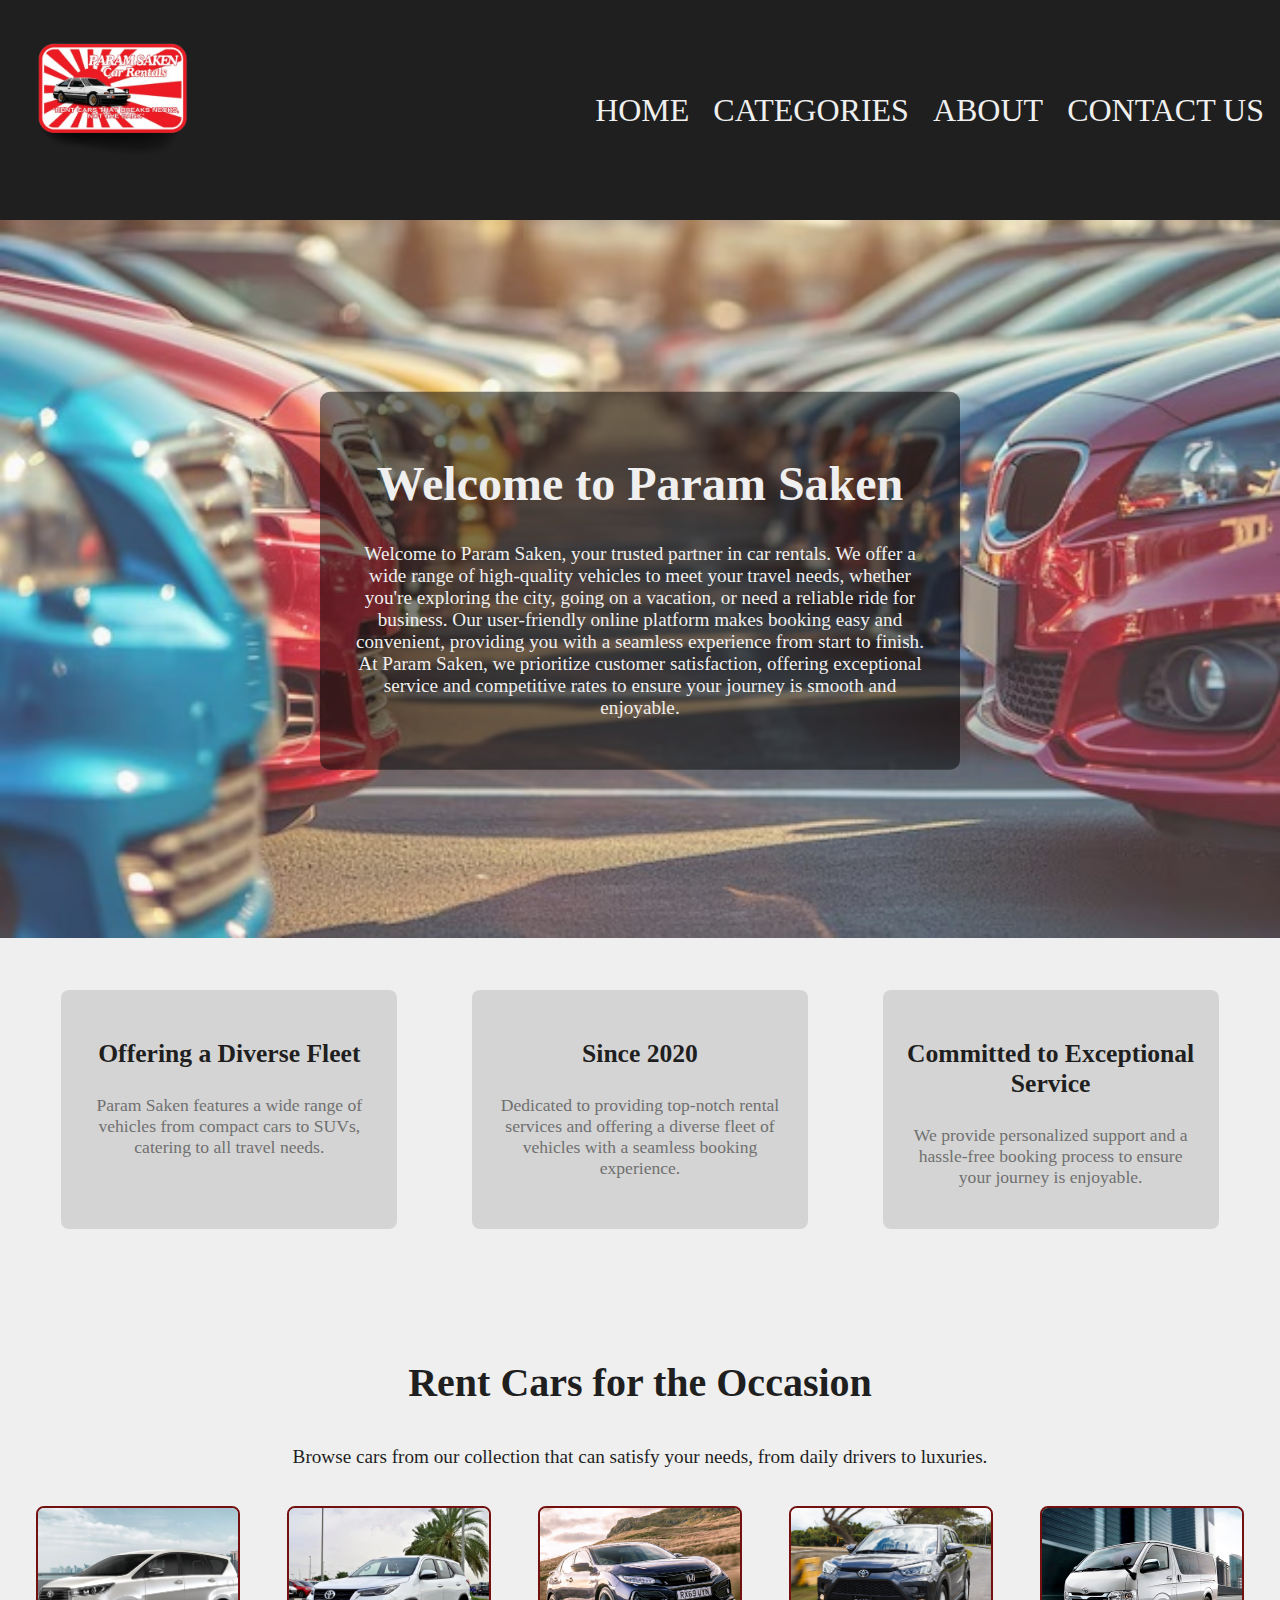
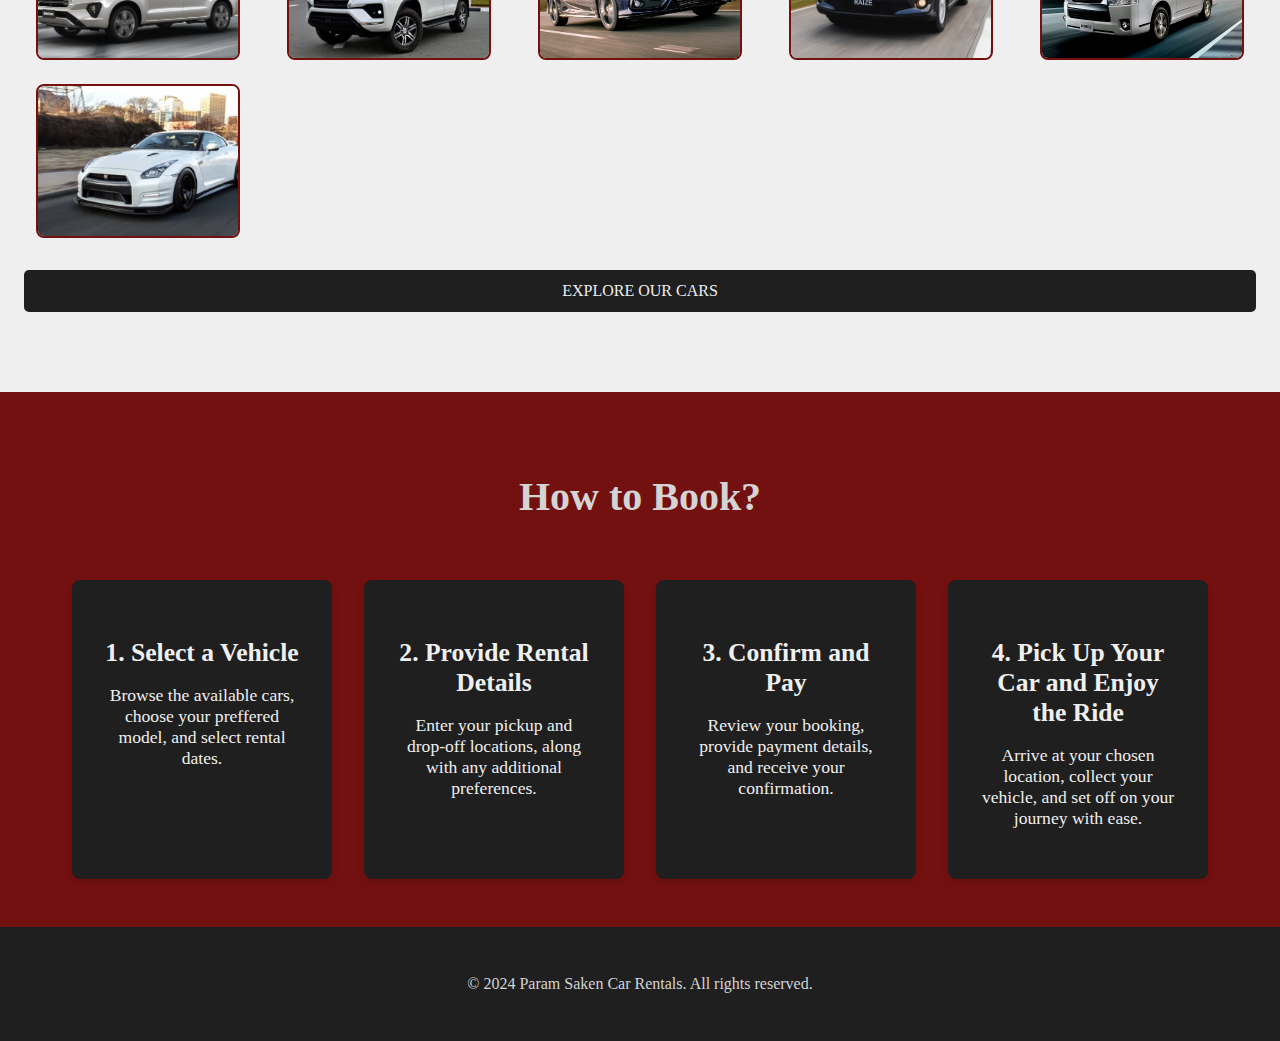
<file: ParamSaken/index.html>
<!DOCTYPE html>
<html lang="en">
<head>
    <meta charset="UTF-8">
    <meta name="viewport" content="width=device-width, initial-scale=1.0">
    <title>Param Saken - Homepage</title>
    <link rel="stylesheet" href="homepage/css/styles.css">
</head>
<main>
    <body>
        <header>
            <div class="logo">
                <a href="index.html"><img src="homepage/images/logo.png" alt="Car Rentals Logo"></a>
            </div>
            <nav>
                <ul>
                    <li><a href="index.html">HOME</a></li>
                    <li><a href="categories.html">CATEGORIES</a></li>
                    <li><a href="about.html">ABOUT</a></li>
                    <li><a href="contact.html">CONTACT US</a></li>
                </ul>
            </nav>
        </header>

        <section class="intro">
            <img src="homepage/images/parkcars.jpg" alt="Parked Cars Image">
            <div class="intro-text">
                <h1>Welcome to Param Saken</h1>
                <p>Welcome to Param Saken, your trusted partner in car rentals. We offer a wide range of high-quality vehicles to meet your travel needs, whether you're exploring the city, going on a vacation, or need a reliable ride for business. Our user-friendly online platform makes booking easy and convenient, providing you with a seamless experience from start to finish. At Param Saken, we prioritize customer satisfaction, offering exceptional service and competitive rates to ensure your journey is smooth and enjoyable.</p>
            </div>
        </section>

        <section class="features">
            <div class="feature-box">
                <h3>Offering a Diverse Fleet</h3>
                <p>Param Saken features a wide range of vehicles from compact cars to SUVs, catering to all travel needs.</p>
            </div>
            <div class="feature-box">
                <h3>Since 2020</h3>
                <p>Dedicated to providing top-notch rental services and offering a diverse fleet of vehicles with a seamless booking experience.</p>
            </div>
            <div class="feature-box">
                <h3>Committed to Exceptional Service</h3>
                <p>We provide personalized support and a hassle-free booking process to ensure your journey is enjoyable.</p>
            </div>
        </section>

        <section class="cars">
            <h2>Rent Cars for the Occasion</h2>
            <p class="car-description">Browse cars from our collection that can satisfy your needs, from daily drivers to luxuries.</p>
            <div class="car-gallery">
                <img src="homepage/images/innova.png" alt="Innova pic">
                <img src="homepage/images/fortuner.png" alt="Fortuner pic">
                <img src="homepage/images/civic.jpg" alt="Civic pic">
                <img src="homepage/images/raize.jpg" alt="Raize pic">
                <img src="homepage/images/hiace.jpg" alt="Hiace pic">
                <img src="homepage/images/GTR.jpg" alt="GTR pic">
            </div>
            <a href="categories.html" class="explore-btn">Explore Our Cars</a>
        </section>

        <section class="steps">
            <h2>How to Book?</h2>
            <div class="step-container">
                <div class="step">
                    <h3>1. Select a Vehicle</h3>
                    <p>Browse the available cars, choose your preffered model, and select rental dates.</p>
                </div>
                <div class="step">
                    <h3>2. Provide Rental Details</h3>
                    <p>Enter your pickup and drop-off locations, along with any additional preferences.</p>
                </div>
                <div class="step">
                    <h3>3. Confirm and Pay</h3>
                    <p>Review your booking, provide payment details, and receive your confirmation.</p>
                </div>
                <div class="step">
                    <h3>4. Pick Up Your Car and Enjoy the Ride</h3>
                    <p>Arrive at your chosen location, collect your vehicle, and set off on your journey with ease.</p>
                </div>
            </div>
        </section>

        <footer>
            <p>© 2024 Param Saken Car Rentals. All rights reserved.</p>
        </footer>
    </body>
</main>
</html>
</file>
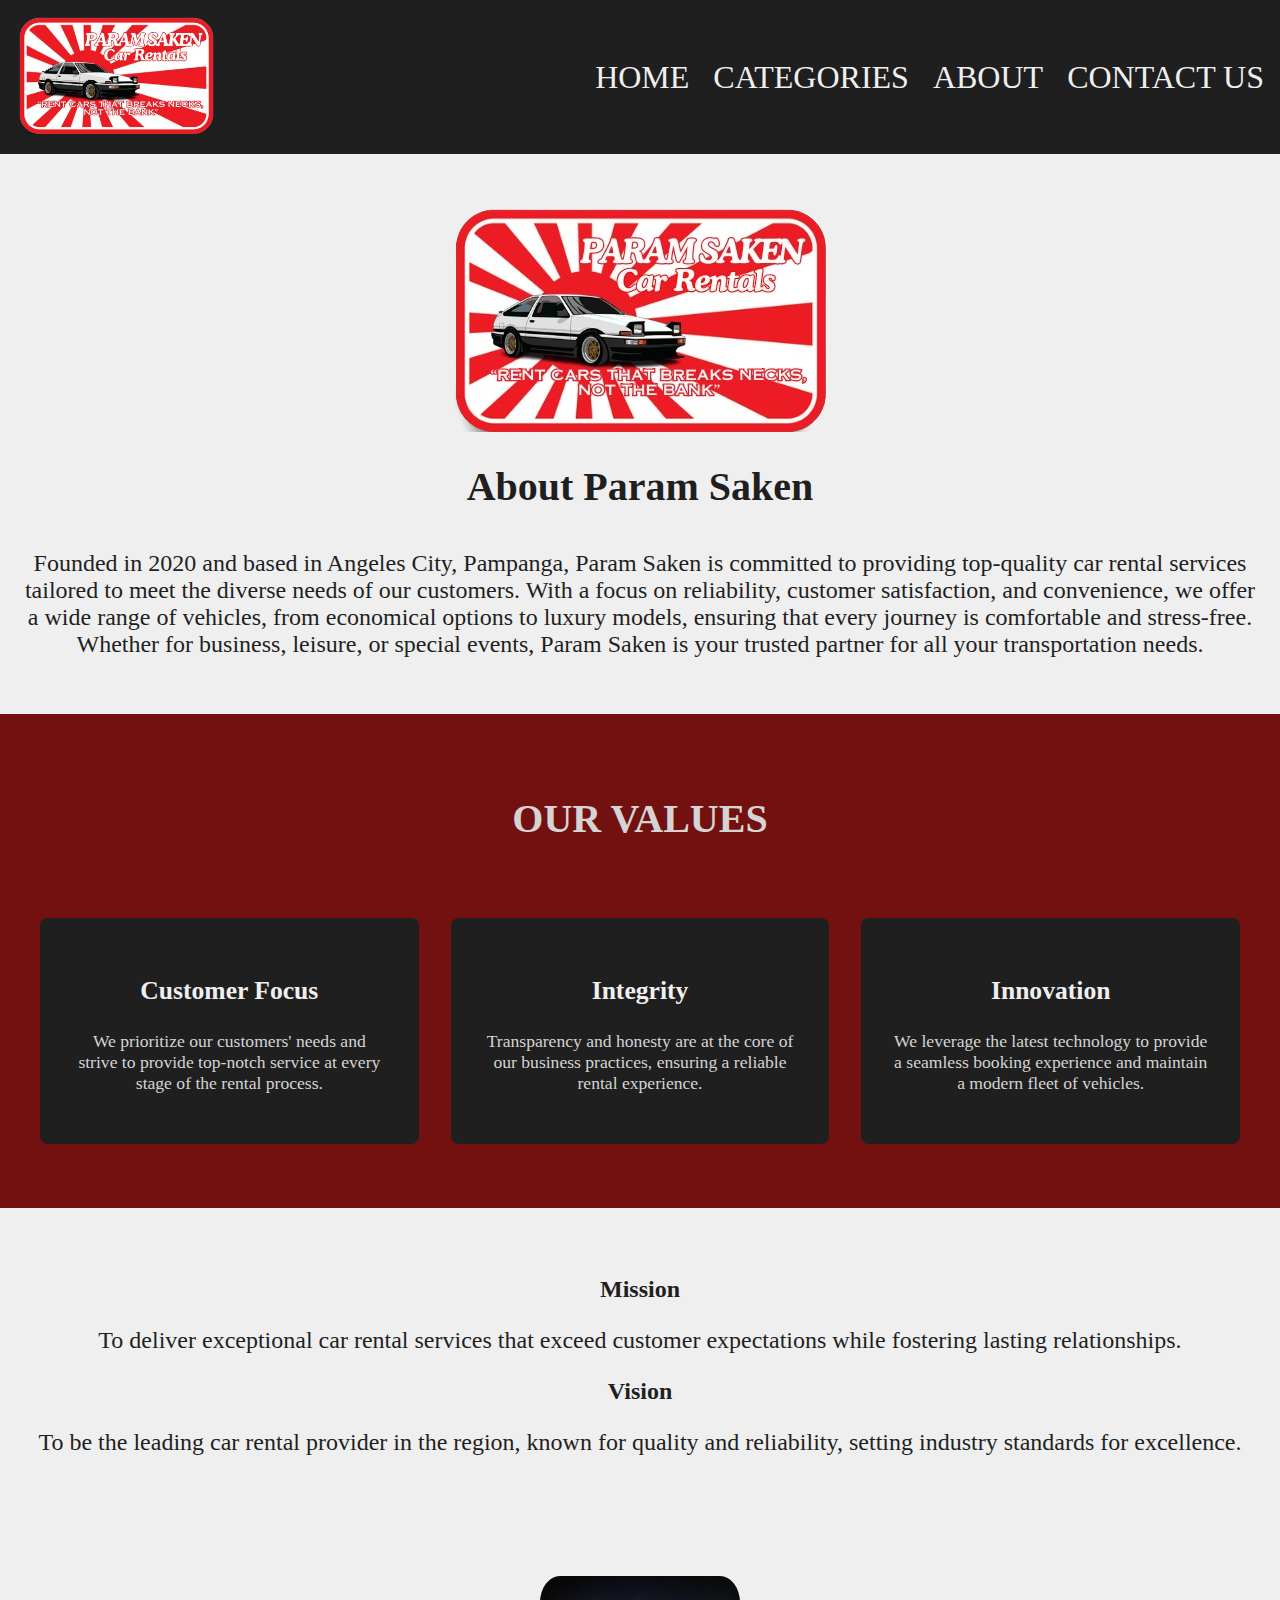
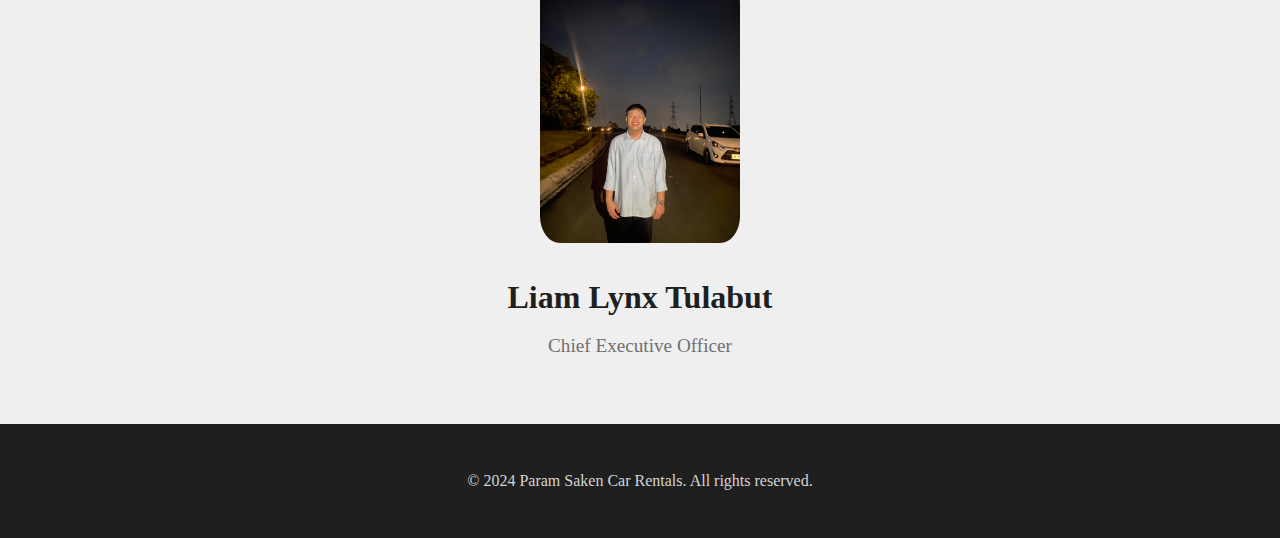
<file: ParamSaken/about.html>
<!DOCTYPE html>
<html lang="en">
<head>
    <meta charset="UTF-8">
    <meta name="viewport" content="width=device-width, initial-scale=1.0">
    <title>Param Saken - About Us</title>
    <link rel="stylesheet" href="about/css/styles.css">
</head>
<body>
    <header>
        <div class="logo">
            <a href="index.html"><img src="about/images/logo.png" alt="Car Rentals Logo"></a>
        </div>
        <nav>
            <ul>
                <li><a href="index.html">HOME</a></li>
                <li><a href="categories.html">CATEGORIES</a></li>
                <li><a href="about.html">ABOUT</a></li>
                <li><a href="contact.html">CONTACT US</a></li>
            </ul>
        </nav>
    </header>

    <main>
        <section class="about-intro">
            <div class="logo-intro">
                <img src="about/images/logo.png" alt="Logo in Introduction">
            </div>
            <h1>About Param Saken</h1>
            <p>Founded in 2020 and based in Angeles City, Pampanga, Param Saken is committed to providing top-quality car rental services tailored to meet the diverse needs of our customers. With a focus on reliability, customer satisfaction, and convenience, we offer a wide range of vehicles, from economical options to luxury models, ensuring that every journey is comfortable and stress-free. Whether for business, leisure, or special events, Param Saken is your trusted partner for all your transportation needs.</p>
        </section>

        <section class="our-values">
            <h2>OUR VALUES</h2>
            <div class="value-container">
                <div class="value-box">
                    <h3>Customer Focus</h3>
                    <p>We prioritize our customers' needs and strive to provide top-notch service at every stage of the rental process.</p>
                </div>
                <div class="value-box">
                    <h3>Integrity</h3>
                    <p>Transparency and honesty are at the core of our business practices, ensuring a reliable rental experience.</p>
                </div>
                <div class="value-box">
                    <h3>Innovation</h3>
                    <p>We leverage the latest technology to provide a seamless booking experience and maintain a modern fleet of vehicles.</p>
                </div>
            </div>
        </section>

        <section class="mission-vision">
            <h2>Mission</h2>
            <p>To deliver exceptional car rental services that exceed customer expectations while fostering lasting relationships.</p>
            <h2>Vision</h2>
            <p>To be the leading car rental provider in the region, known for quality and reliability, setting industry standards for excellence.</p>
        </section>

        <section class="ceo-section">
            <div class="ceo-container">
                <img src="about/images/founder.jpg" alt="Liam Lynx Tulabut" class="ceo-image">
                <h2 class="ceo-name">Liam Lynx Tulabut</h2>
                <p class="ceo-description">Chief Executive Officer</p>
            </div>
        </section>
    </main>

    <footer>
        <p>© 2024 Param Saken Car Rentals. All rights reserved.</p>
    </footer>
</body>
</html>
</file>
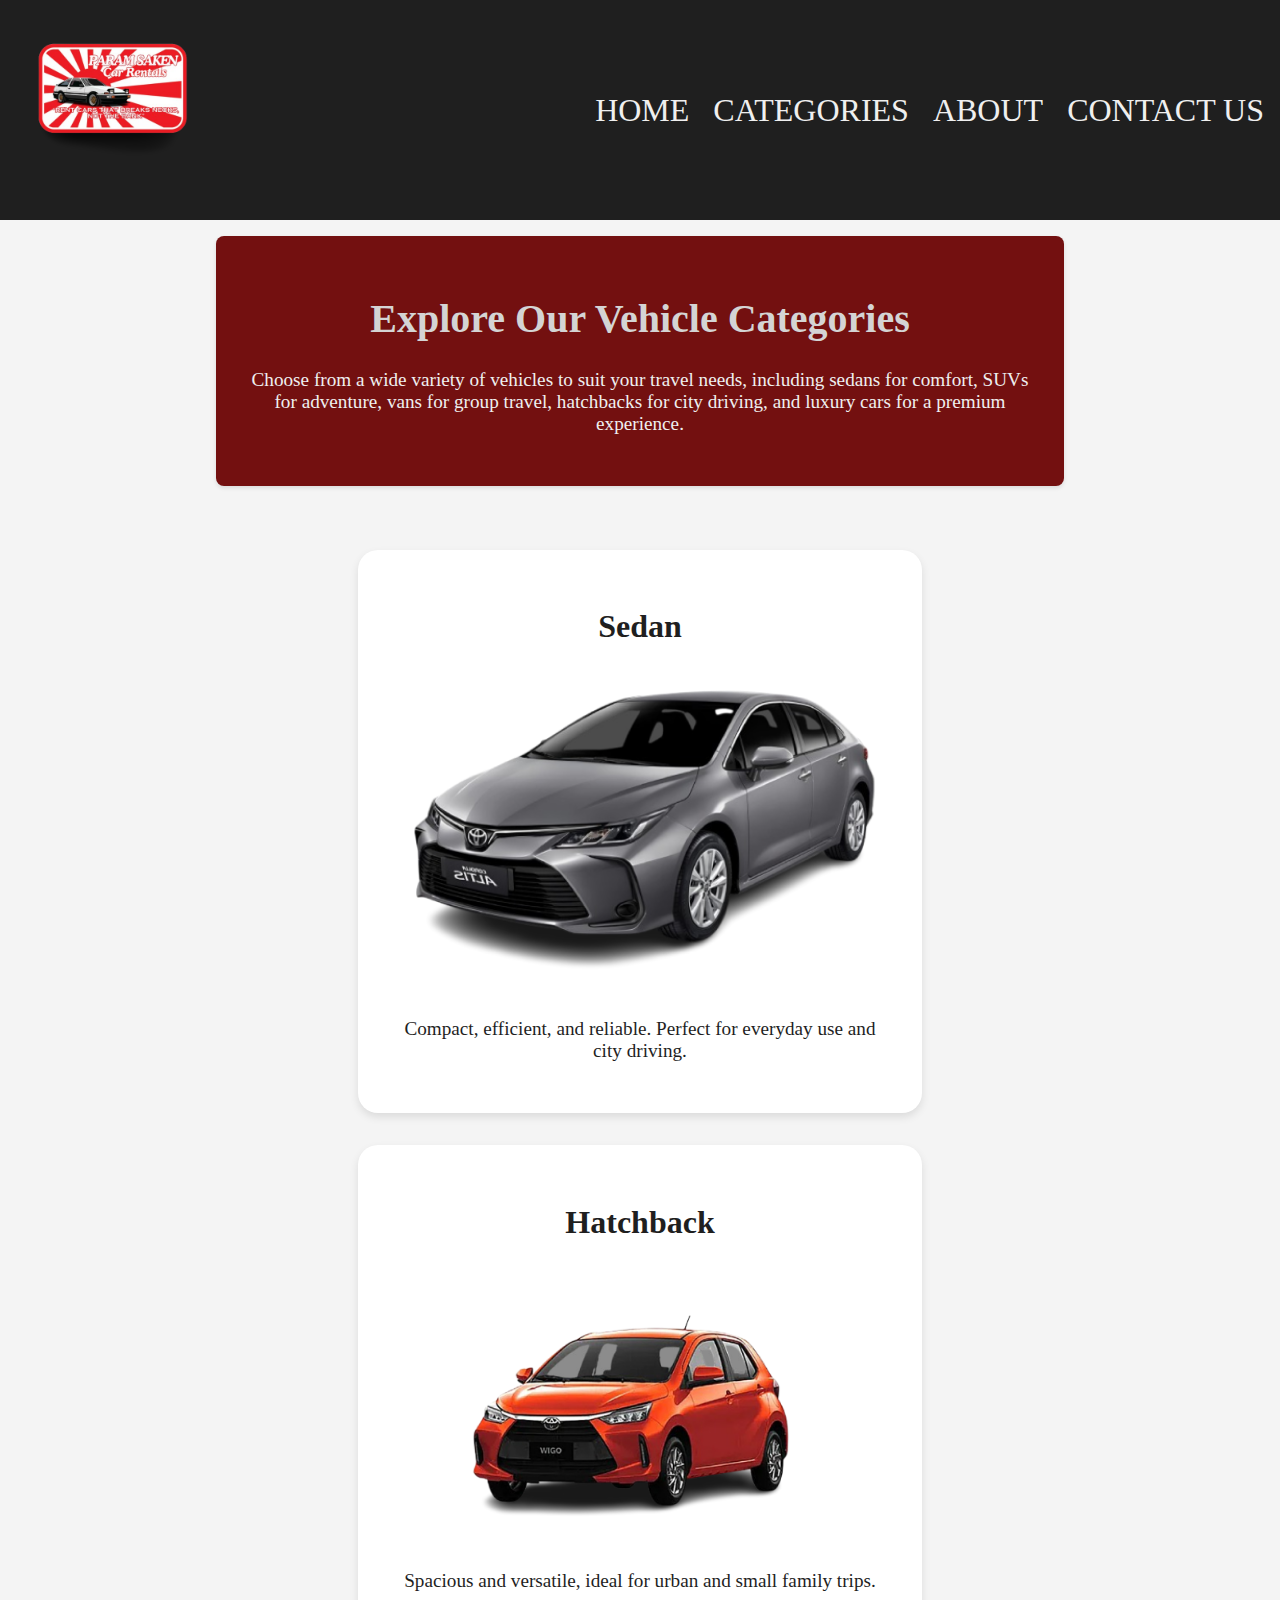
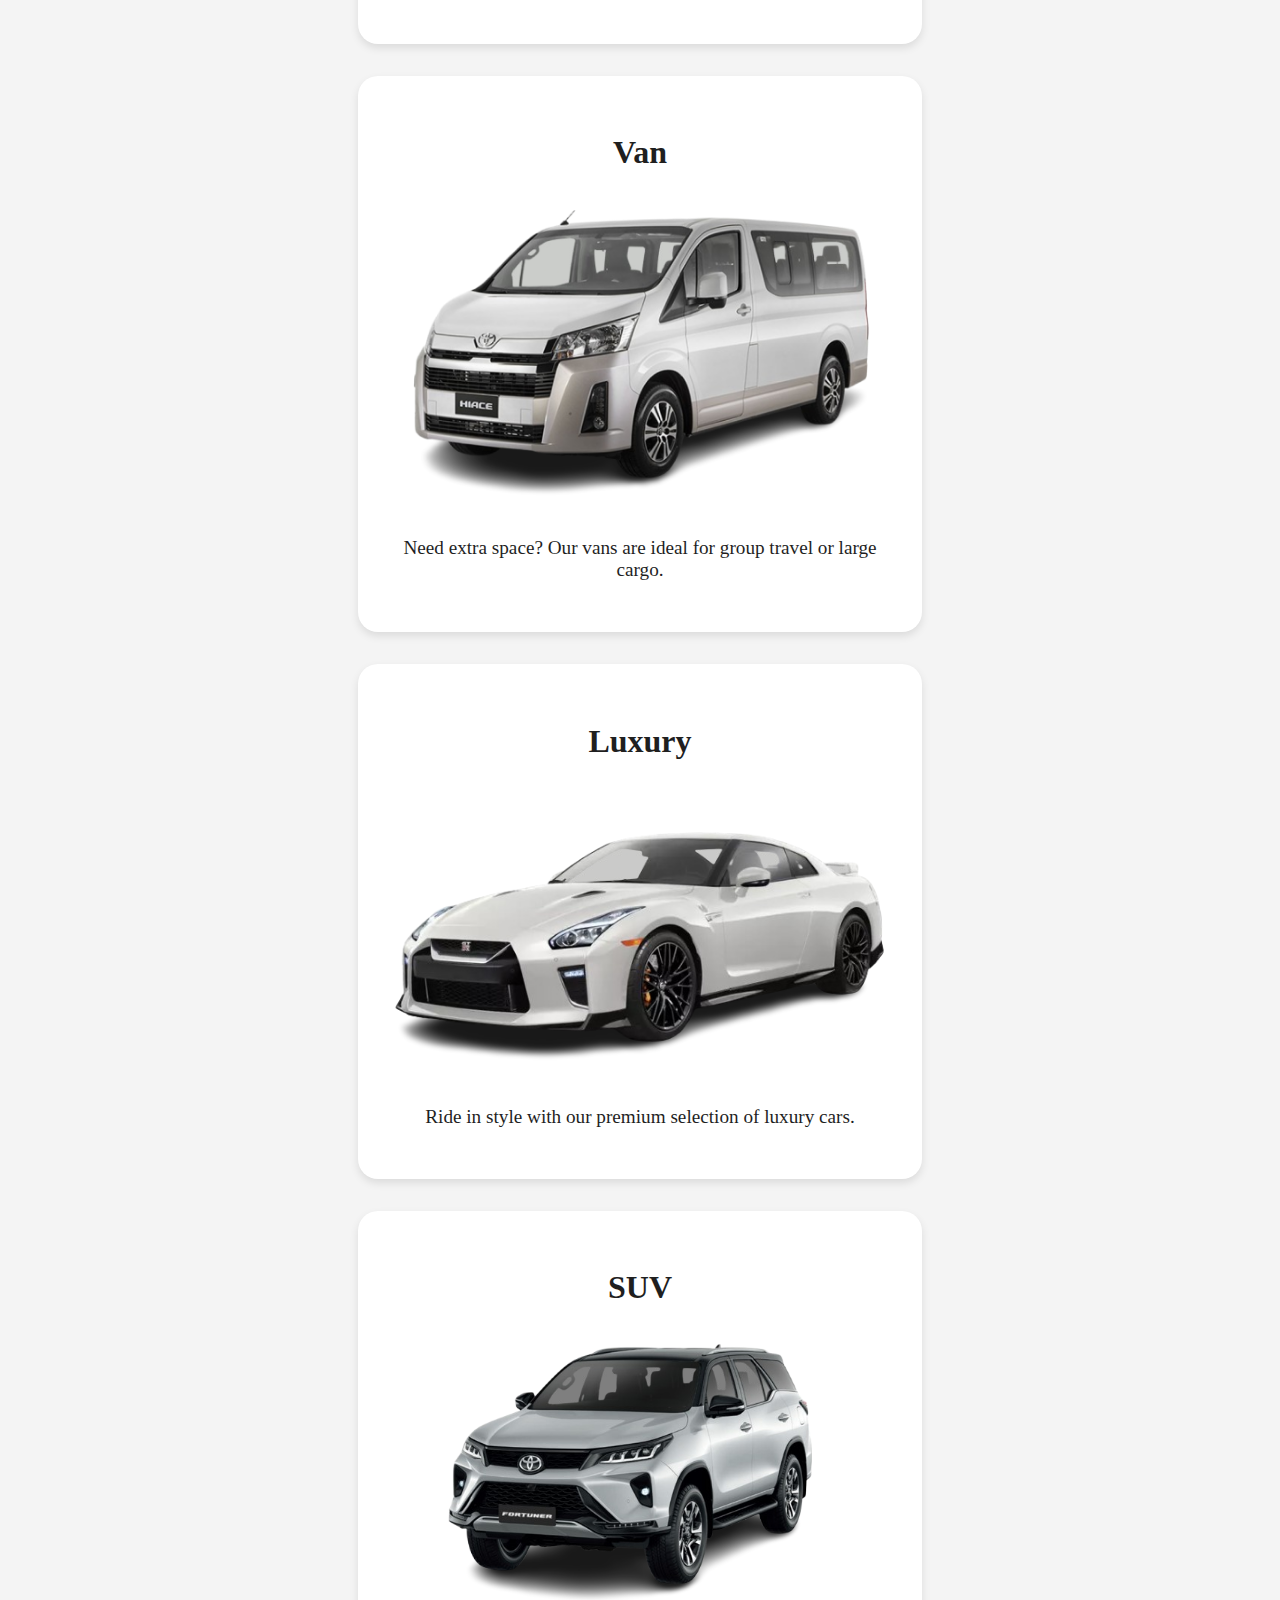
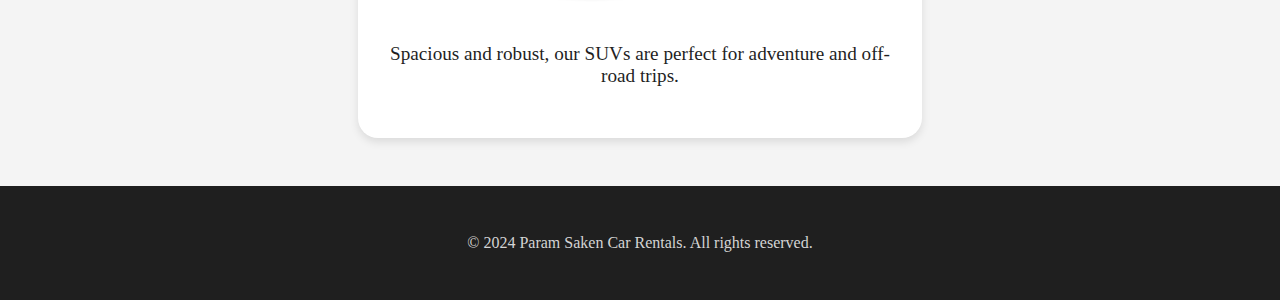
<file: ParamSaken/categories.html>
<!DOCTYPE html>
<html lang="en">
<head>
    <meta charset="UTF-8">
    <meta name="viewport" content="width=device-width, initial-scale=1.0">
    <title>Categories - Param Saken Car Rentals</title>
    <link rel="stylesheet" href="categories/css/styles.css">
</head>
<body>
    <header>
        <div class="logo">
            <a href="index.html"><img src="homepage/images/logo.png" alt="Car Rentals Logo"></a>
        </div>
        <nav>
            <ul>
                <li><a href="index.html">HOME</a></li>
                <li><a href="categories.html">CATEGORIES</a></li>
                <li><a href="about.html">ABOUT</a></li>
                <li><a href="contact.html">CONTACT US</a></li>
            </ul>
        </nav>
    </header>

    <main>
        <section class="category-intro">
            <h1>Explore Our Vehicle Categories</h1>
            <p>Choose from a wide variety of vehicles to suit your travel needs, including sedans for comfort, SUVs for adventure, vans for group travel, hatchbacks for city driving, and luxury cars for a premium experience.</p>
        </section>

        <section class="categories">
            <div class="category sedan">
                <h2>Sedan</h2>
                <a href="sedan.html"><img src="categories/images/sedan.png" alt="Sedan picture"></a>
                <p>Compact, efficient, and reliable. Perfect for everyday use and city driving.</p>
            </div>
            <div class="category hatchback">
                <h2>Hatchback</h2>
                <a href="hatchback.html"><img src="categories/images/hatchback.png" alt="Hatchback picture"></a>
                <p>Spacious and versatile, ideal for urban and small family trips.</p>
            </div>
            <div class="category van">
                <h2>Van</h2>
                <a href="van.html"><img src="categories/images/van.png" alt="Van picture"></a>
                <p>Need extra space? Our vans are ideal for group travel or large cargo.</p>
            </div>
            <div class="category luxury">
                <h2>Luxury</h2>
                <a href="luxury.html"><img src="categories/images/luxury.png" alt="Luxury picture"></a>
                <p>Ride in style with our premium selection of luxury cars.</p>
            </div>
            <div class="category suv">
                <h2>SUV</h2>
                <a href="suv.html"><img src="categories/images/suv.png" alt="SUV picture"></a>
                <p>Spacious and robust, our SUVs are perfect for adventure and off-road trips.</p>
            </div>
        </section>
    </main>

    <footer>
        <p>© 2024 Param Saken Car Rentals. All rights reserved.</p>
    </footer>
</body>
</html>
</file>
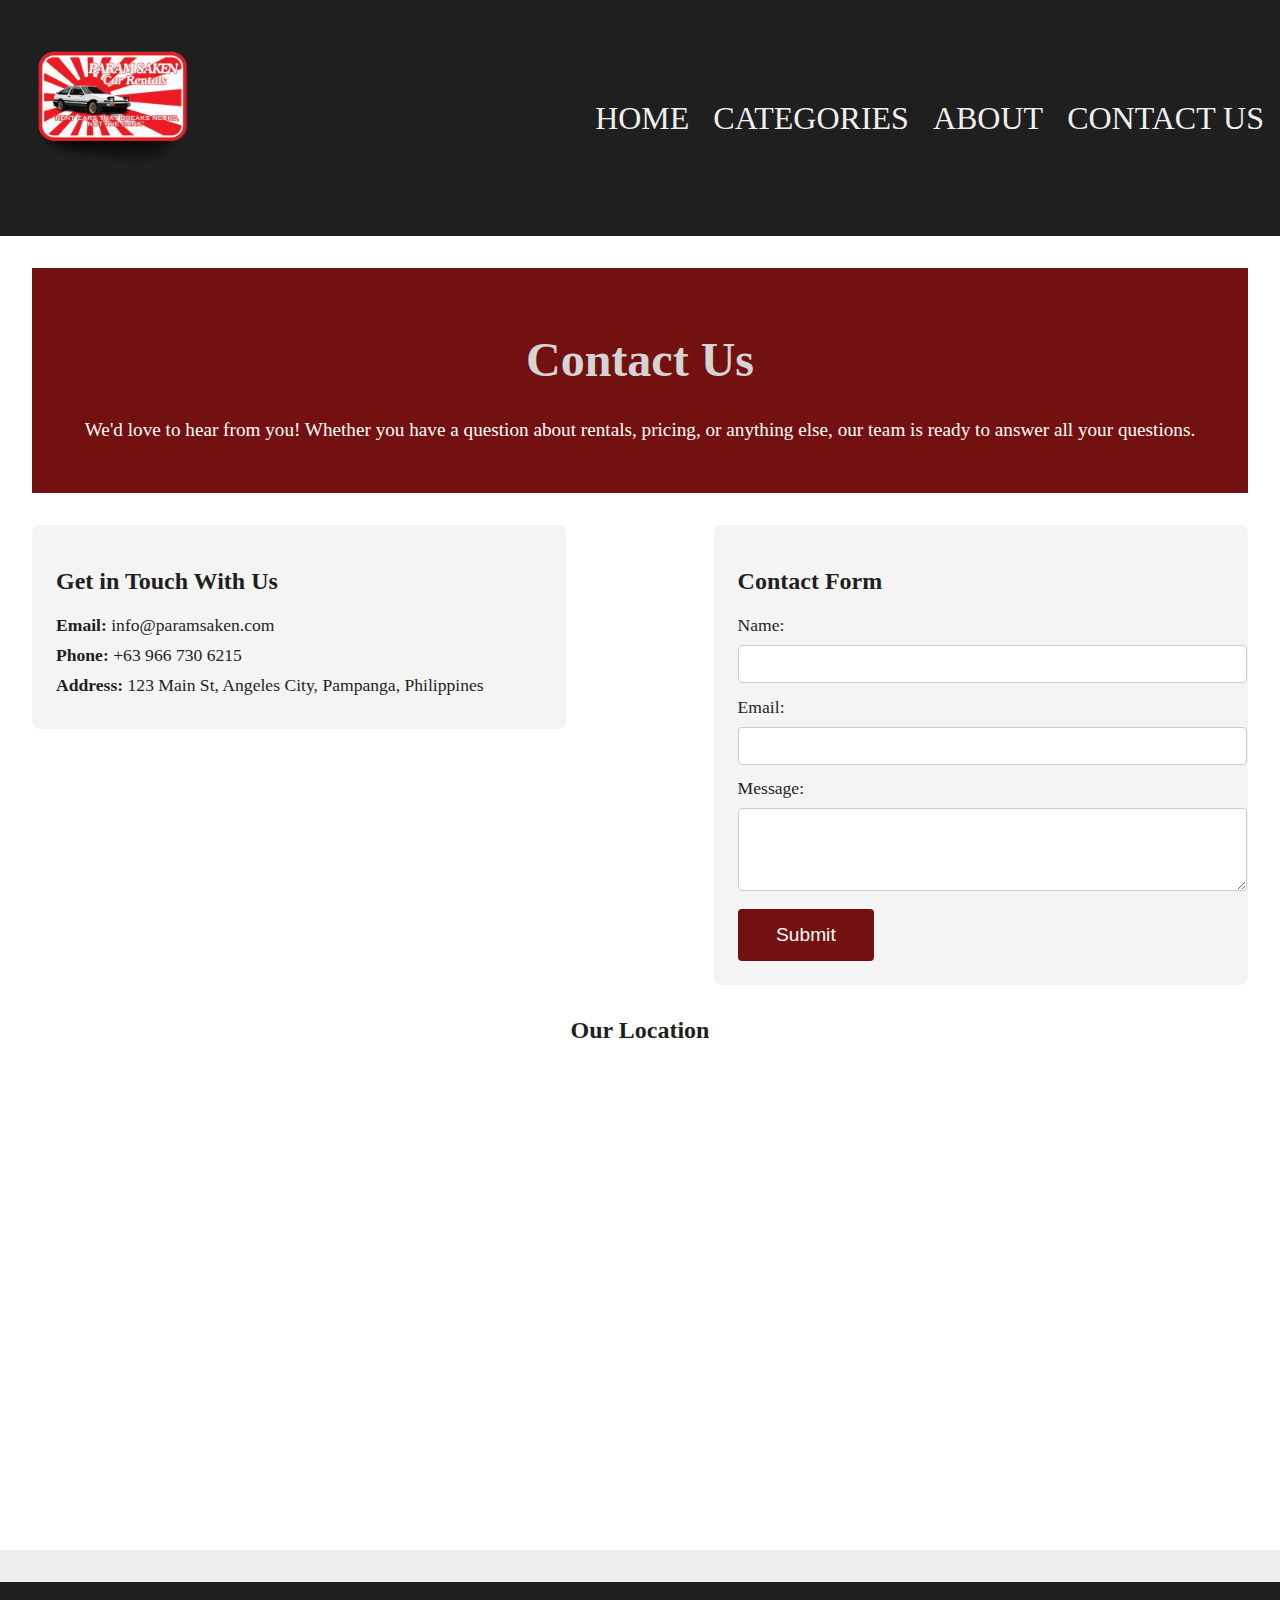
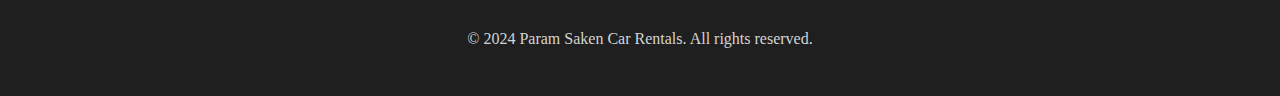
<file: ParamSaken/contact.html>
<!DOCTYPE html>
<html lang="en">
<head>
    <meta charset="UTF-8">
    <meta name="viewport" content="width=device-width, initial-scale=1.0">
    <title>Param Saken - Contact Us</title>
    <link rel="stylesheet" href="contact/css/styles.css">
</head>
<body>
    <header>
        <div class="logo">
            <a href="index.html"><img src="homepage/images/logo.png" alt="Car Rentals Logo"></a>
        </div>
        <nav>
            <ul>
                <li><a href="index.html">HOME</a></li>
                <li><a href="categories.html">CATEGORIES</a></li>
                <li><a href="about.html">ABOUT</a></li>
                <li><a href="contact.html">CONTACT US</a></li>
            </ul>
        </nav>
    </header>

    <main>
        <section class="contact-intro">
            <h1>Contact Us</h1>
            <p>We'd love to hear from you! Whether you have a question about rentals, pricing, or anything else, our team is ready to answer all your questions.</p>
        </section>

        <section class="contact-info">
            <div class="info-box">
                <h2>Get in Touch With Us</h2>
                <p><strong>Email:</strong> info@paramsaken.com</p>
                <p><strong>Phone:</strong> +63 966 730 6215</p>
                <p><strong>Address:</strong> 123 Main St, Angeles City, Pampanga, Philippines</p>
            </div>
            <div class="form-container">
                <h2>Contact Form</h2>
                <form action="contact-form-handler.php" method="POST">
                    <label for="name">Name:</label>
                    <input type="text" id="name" name="name" required>

                    <label for="email">Email:</label>
                    <input type="email" id="email" name="email" required>

                    <label for="message">Message:</label>
                    <textarea id="message" name="message" rows="4" required></textarea>

                    <button type="submit">Submit</button>
                </form>

            </div>
        </section>

        <section class="map-section">
            <h2>Our Location</h2>
            <iframe
                src="https://www.google.com/maps/embed?pb=!1m14!1m12!1m3!1d572.4712753588647!2d120.59205926640001!3d15.15217358639579!2m3!1f0!2f0!3f0!3m2!1i1024!2i768!4f13.1!5e0!3m2!1sen!2sph!4v1729433561714!5m2!1sen!2sph"
                width="600" height="450" style="border:0;" allowfullscreen="" loading="lazy" referrerpolicy="no-referrer-when-downgrade">
            </iframe>
        </section>
    </main>

    <footer>
        <p>© 2024 Param Saken Car Rentals. All rights reserved.</p>
    </footer>
</body>
</html>
</file>
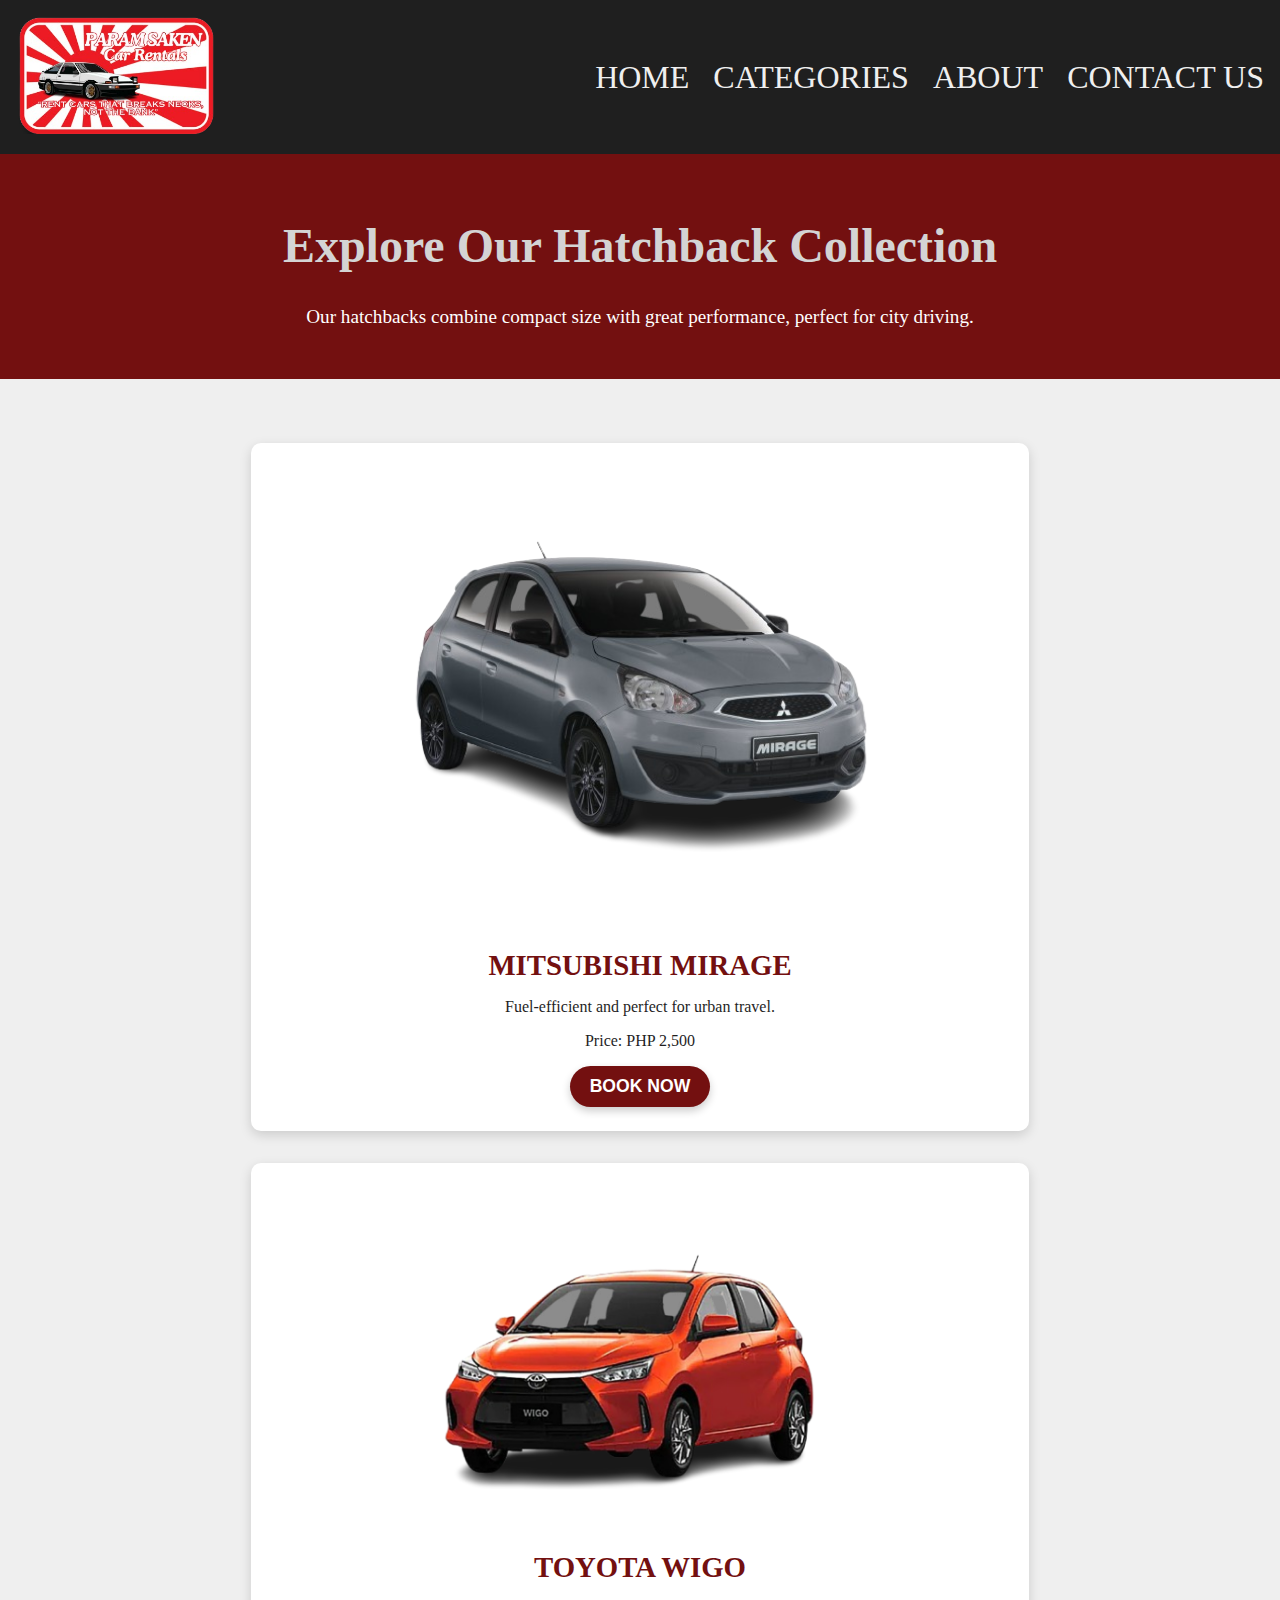
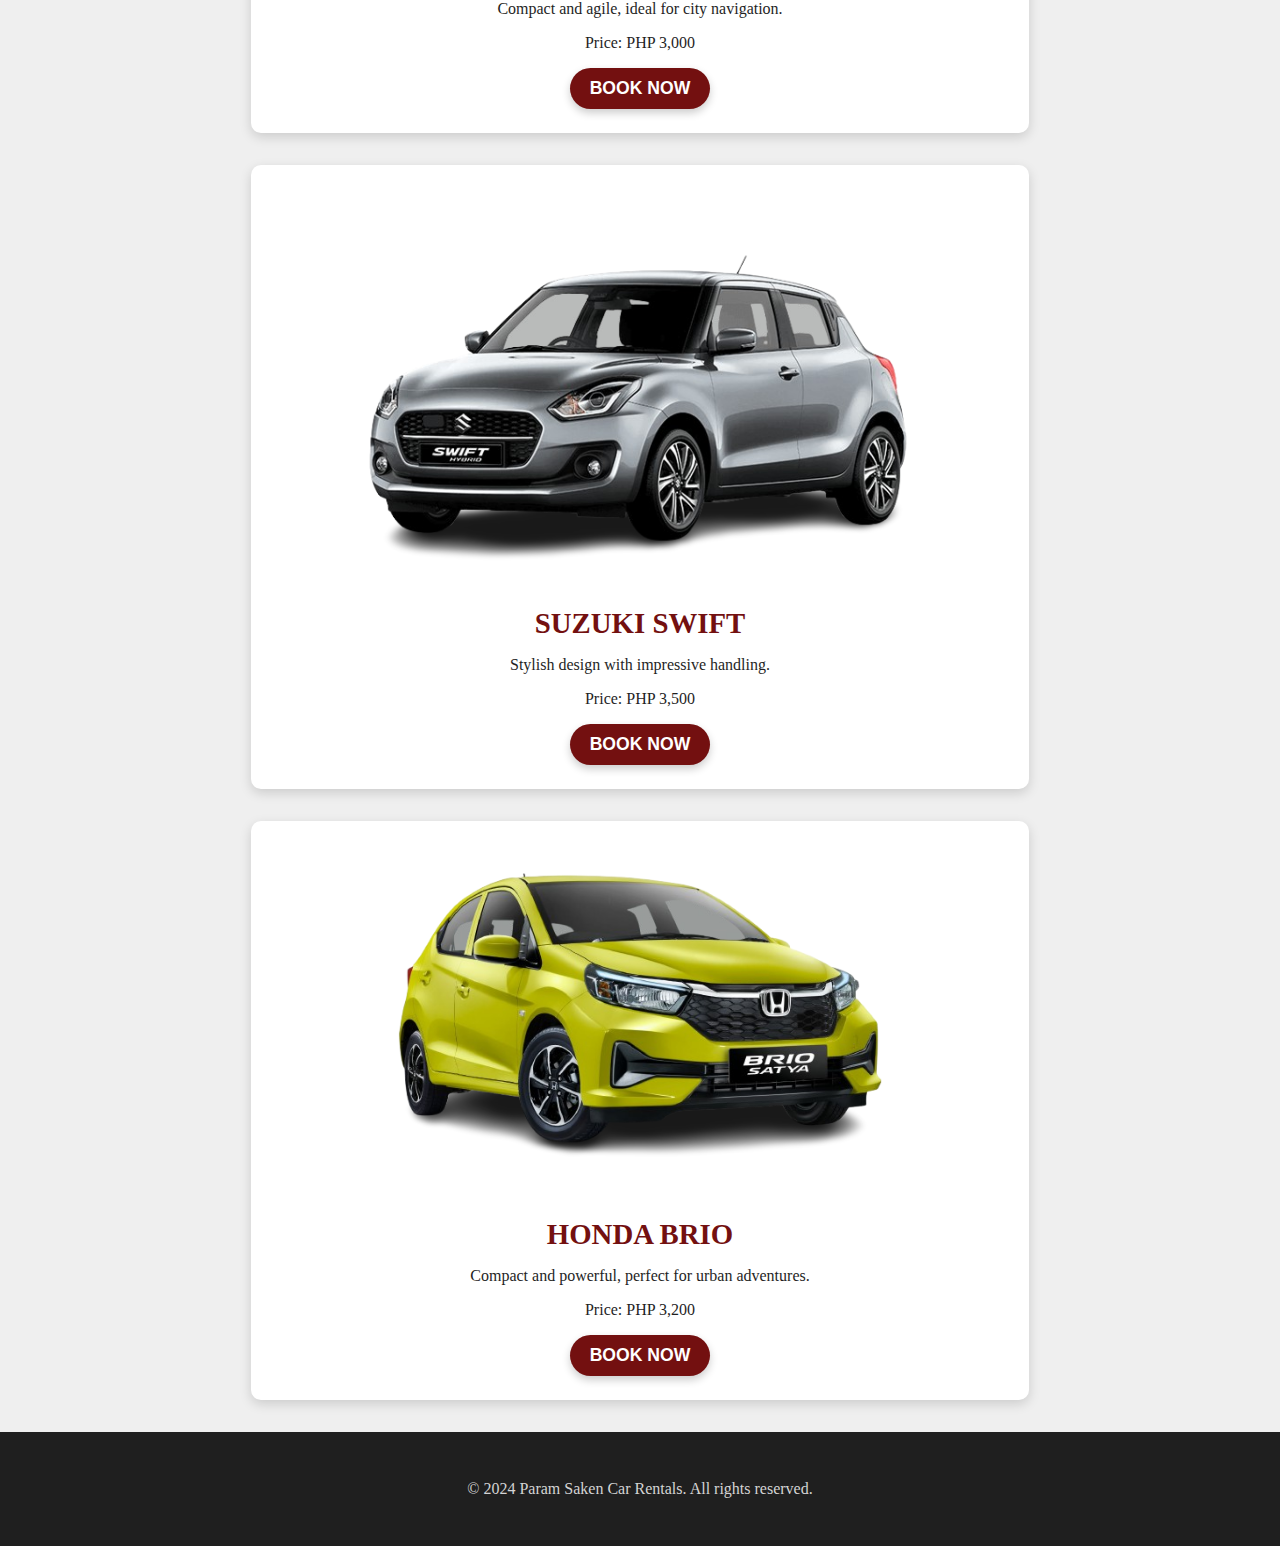
<file: ParamSaken/hatchback.html>
<!DOCTYPE html>
<html lang="en">
<head>
    <meta charset="UTF-8">
    <meta name="viewport" content="width=device-width, initial-scale=1.0">
    <title>Hatchbacks - Param Saken Car Rentals</title>
    <link rel="stylesheet" href="categories/css/carstyles.css">
</head>
<body>
    <header>
        <div class="logo">
            <a href="index.html"><img src="categories/images/logo.png" alt="Car Rentals Logo"></a>
        </div>
        <nav>
            <ul>
                <li><a href="index.html">HOME</a></li>
                <li><a href="categories.html">CATEGORIES</a></li>
                <li><a href="about.html">ABOUT</a></li>
                <li><a href="contact.html">CONTACT US</a></li>
            </ul>
        </nav>
    </header>

    <main>
        <section class="car-intro">
            <h1>Explore Our Hatchback Collection</h1>
            <p>Our hatchbacks combine compact size with great performance, perfect for city driving.</p>
        </section>

        <section class="car-gallery">
            <div class="car-item">
                <img src="categories/images/hatchback/mirage.png" alt="Mitsubishi Mirage">
                <h2 class="car-name">MITSUBISHI MIRAGE</h2>
                <p class="car-description">Fuel-efficient and perfect for urban travel.</p>
                <p class="car-price">Price: PHP 2,500</p>
                <button class="book-now" onclick="openModal('MITSUBISHI MIRAGE', 2500)">Book Now</button>
            </div>
            <div class="car-item">
                <img src="categories/images/hatchback/wigo.png" alt="Toyota Wigo">
                <h2 class="car-name">TOYOTA WIGO</h2>
                <p class="car-description">Compact and agile, ideal for city navigation.</p>
                <p class="car-price">Price: PHP 3,000</p>
                <button class="book-now" onclick="openModal('TOYOTA WIGO', 3000)">Book Now</button>
            </div>
            <div class="car-item">
                <img src="categories/images/hatchback/swift.png" alt="Suzuki Swift">
                <h2 class="car-name">SUZUKI SWIFT</h2>
                <p class="car-description">Stylish design with impressive handling.</p>
                <p class="car-price">Price: PHP 3,500</p>
                <button class="book-now" onclick="openModal('SUZUKI SWIFT', 3500)">Book Now</button>
            </div>
            <div class="car-item">
                <img src="categories/images/hatchback/brio.png" alt="Honda Brio">
                <h2 class="car-name">HONDA BRIO</h2>
                <p class="car-description">Compact and powerful, perfect for urban adventures.</p>
                <p class="car-price">Price: PHP 3,200</p>
                <button class="book-now" onclick="openModal('HONDA BRIO', 3200)">Book Now</button>
            </div>
        </section>
    </main>

    <div id="bookingModal" class="modal">
        <div class="modal-content">
            <span class="close" onclick="closeModal()">&times;</span>
            <h2>Booking Form</h2>
            <form id="bookingForm">
                <label for="carName">Car Model:</label>
                <input type="text" id="carName" name="carName" readonly>
                <label for="price">Price:</label>
                <input type="text" id="price" name="price" readonly>
                <label for="name">Your Name:</label>
                <input type="text" id="name" name="name" required>
                <label for="email">Your Email:</label>
                <input type="email" id="email" name="email" required>
                <label for="phone">Your Phone:</label>
                <input type="text" id="phone" name="phone" required>
                <button type="submit">Submit Booking</button>
            </form>
        </div>
    </div>

    <footer>
        <p>© 2024 Param Saken Car Rentals. All rights reserved.</p>
    </footer>

    <script>
        function openModal(carName, price) {
            document.getElementById('carName').value = carName;
            document.getElementById('price').value = 'PHP ' + price;
            document.getElementById('bookingModal').style.display = 'block';
        }

        function closeModal() {
            document.getElementById('bookingModal').style.display = 'none';
        }

        window.onclick = function(event) {
            const modal = document.getElementById('bookingModal');
            if (event.target === modal) {
                closeModal();
            }
        }
    </script>
</body>
</html>
</file>
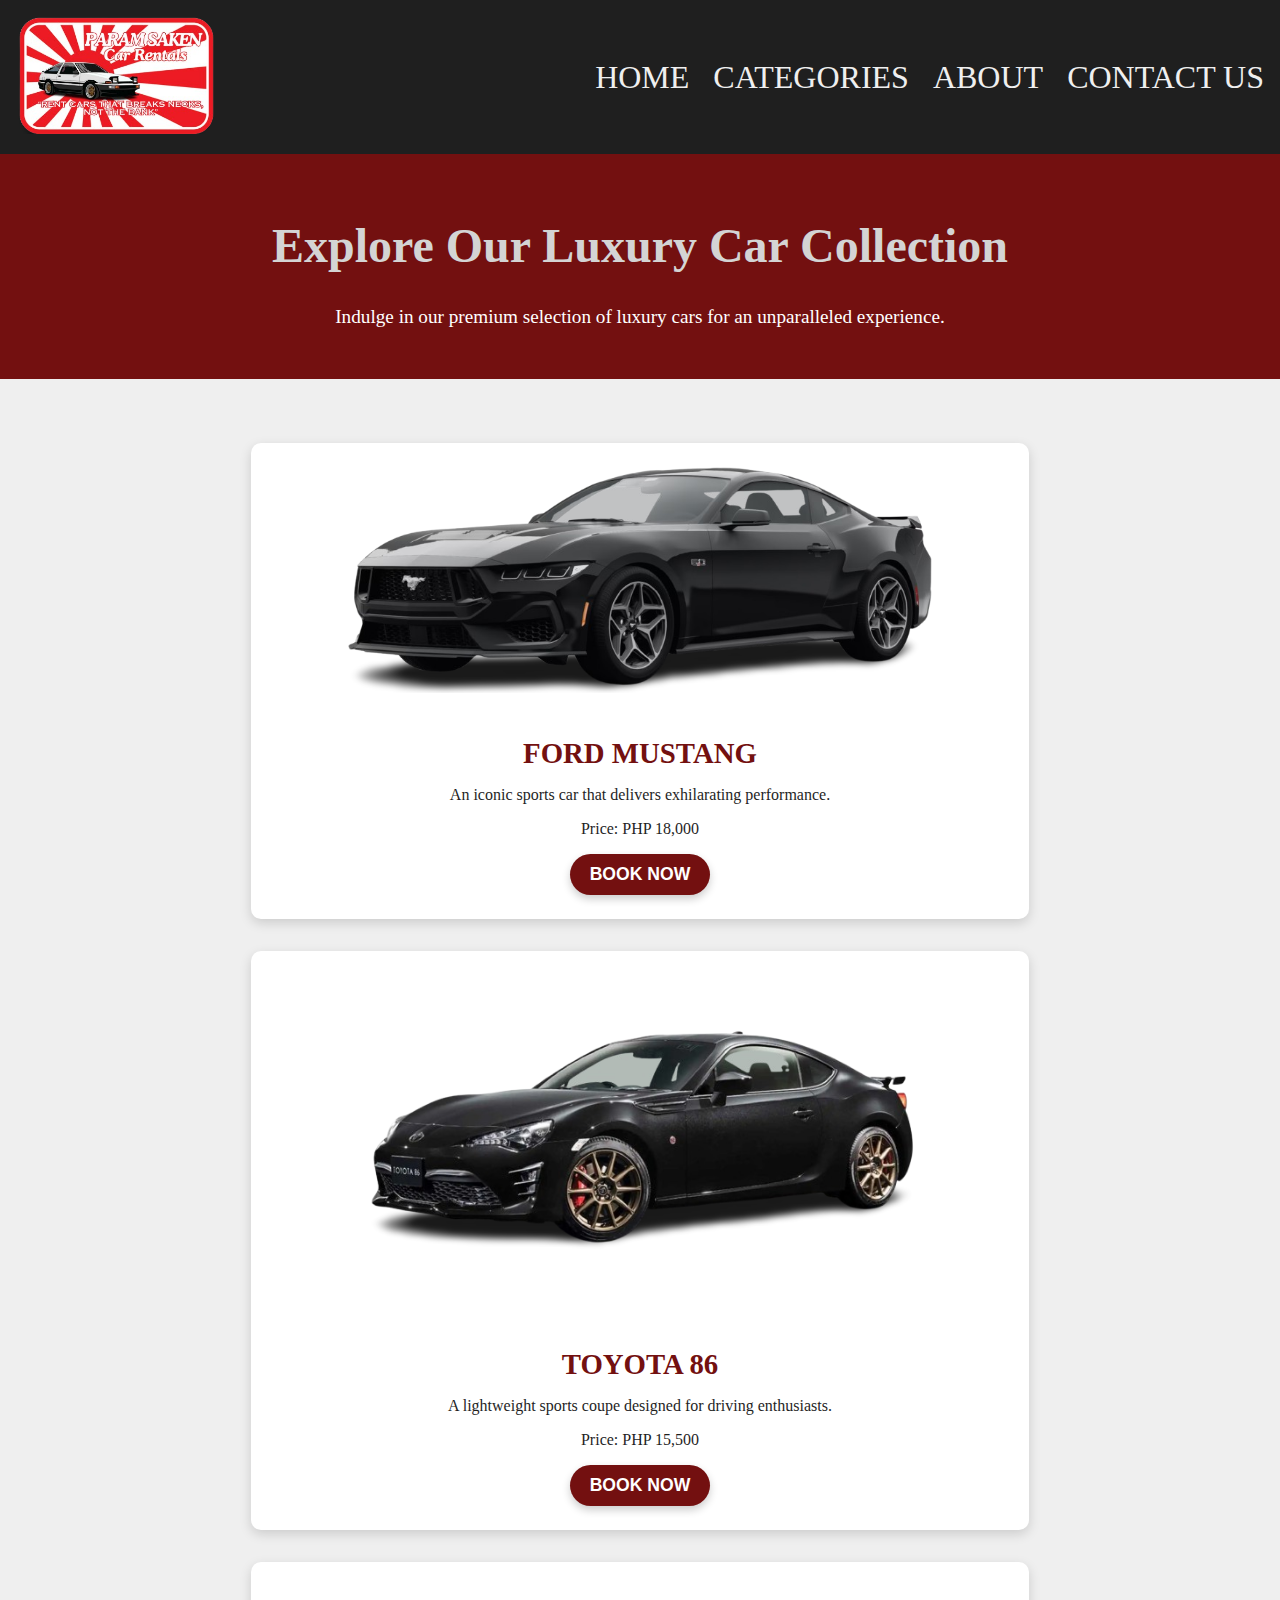
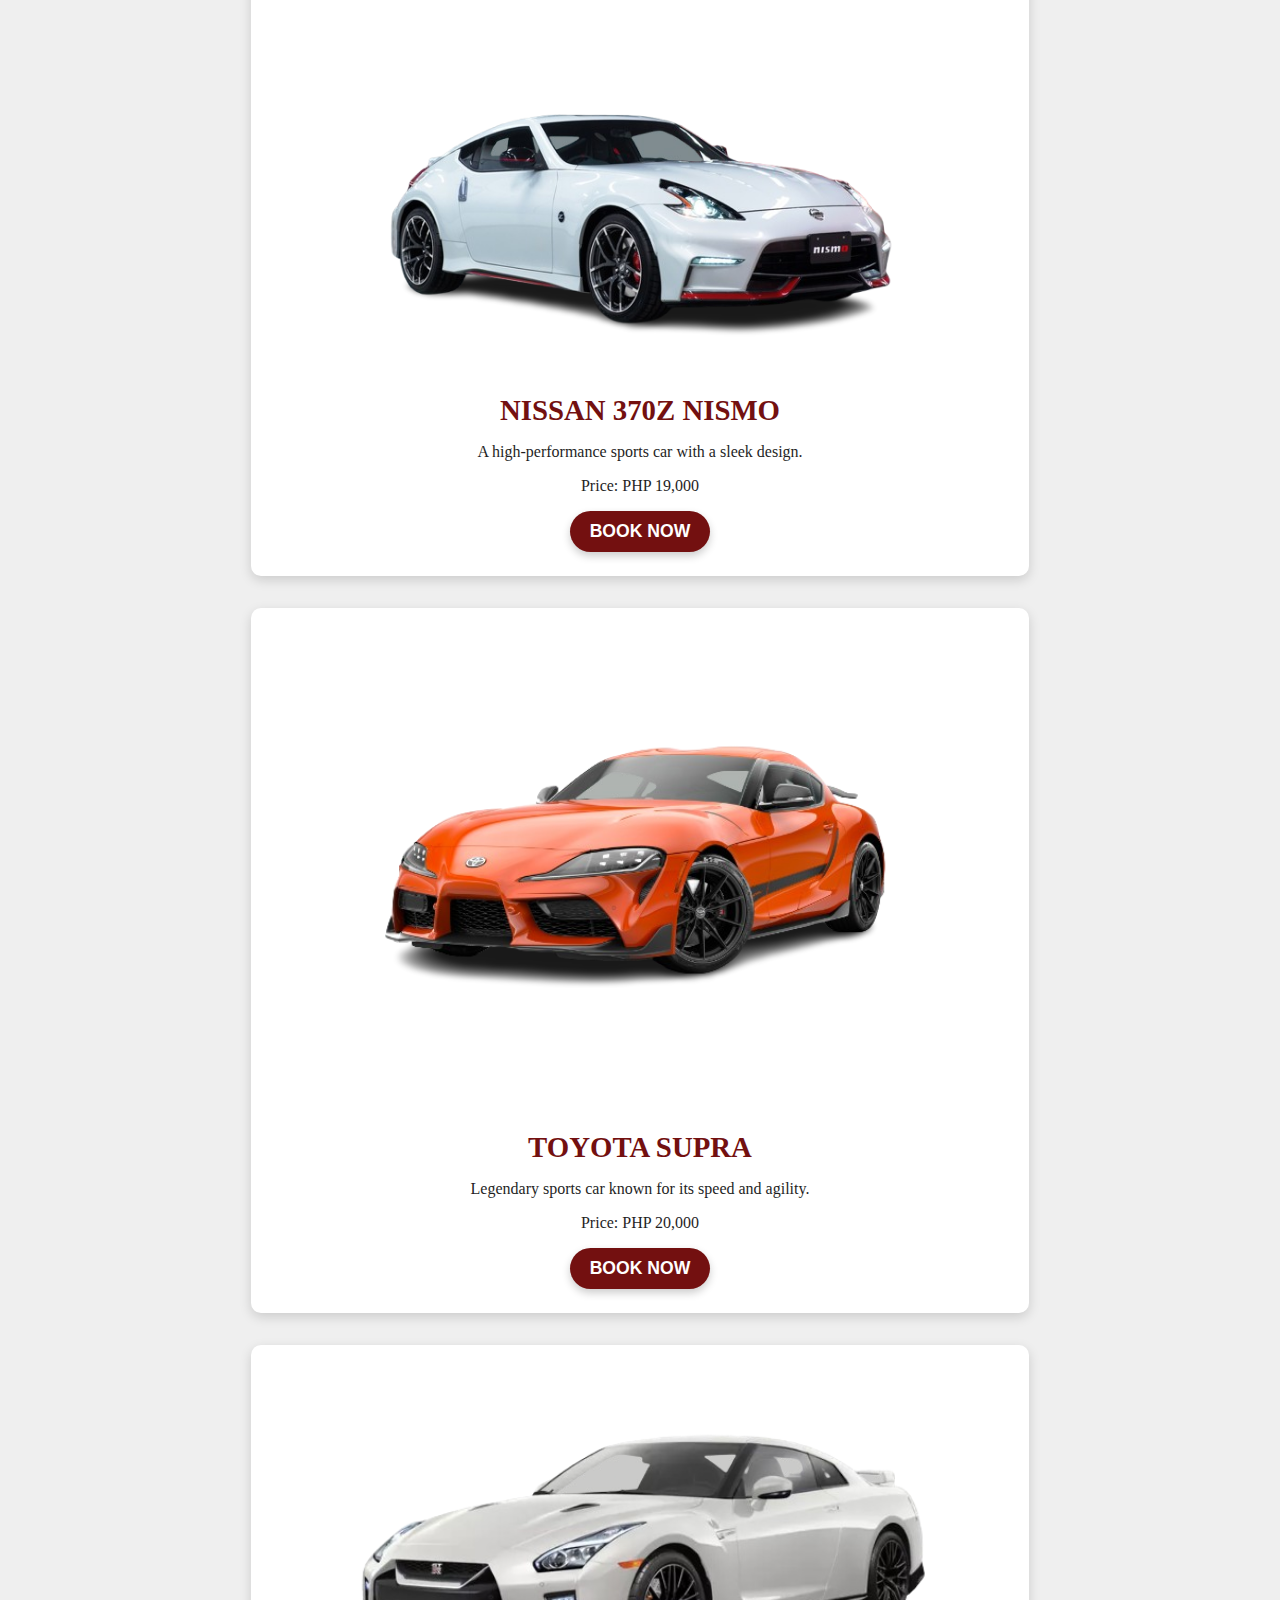
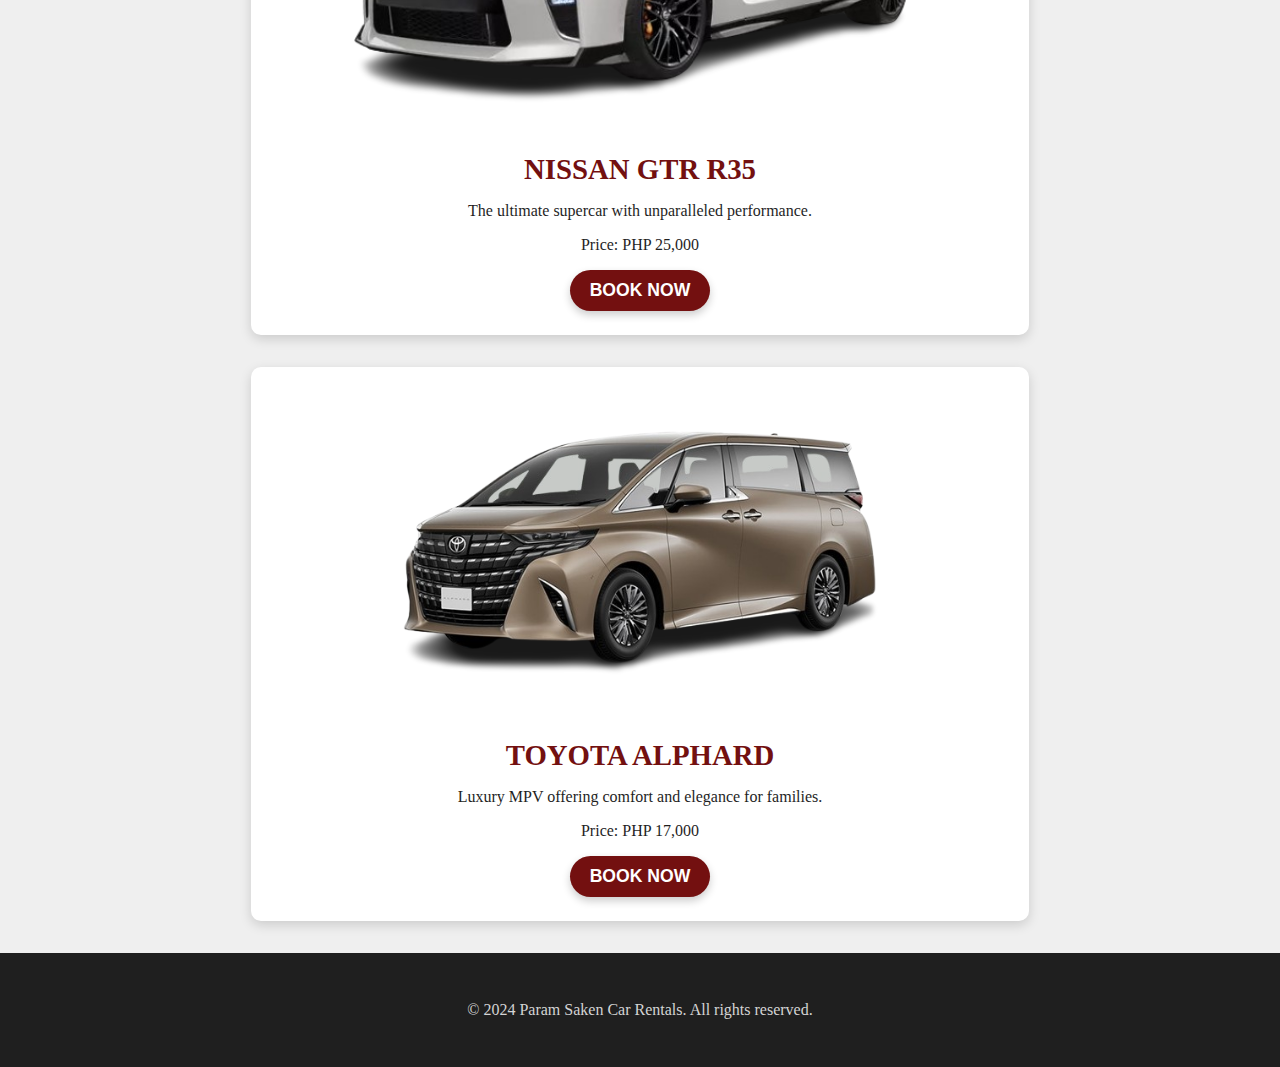
<file: ParamSaken/luxury.html>
<!DOCTYPE html>
<html lang="en">
<head>
    <meta charset="UTF-8">
    <meta name="viewport" content="width=device-width, initial-scale=1.0">
    <title>Luxury Cars - Param Saken Car Rentals</title>
    <link rel="stylesheet" href="categories/css/carstyles.css">
</head>
<body>
    <header>
        <div class="logo">
            <a href="index.html"><img src="categories/images/logo.png" alt="Car Rentals Logo"></a>
        </div>
        <nav>
            <ul>
                <li><a href="index.html">HOME</a></li>
                <li><a href="categories.html">CATEGORIES</a></li>
                <li><a href="about.html">ABOUT</a></li>
                <li><a href="contact.html">CONTACT US</a></li>
            </ul>
        </nav>
    </header>

    <main>
        <section class="car-intro">
            <h1>Explore Our Luxury Car Collection</h1>
            <p>Indulge in our premium selection of luxury cars for an unparalleled experience.</p>
        </section>

        <section class="car-gallery">
            <div class="car-item">
                <img src="categories/images/luxury/mustang.png" alt="Ford Mustang">
                <h2 class="car-name">FORD MUSTANG</h2>
                <p class="car-description">An iconic sports car that delivers exhilarating performance.</p>
                <p class="car-price">Price: PHP 18,000</p>
                <button class="book-now" onclick="openModal('FORD MUSTANG', 18000)">Book Now</button>
            </div>
            <div class="car-item">
                <img src="categories/images/luxury/86.png" alt="Toyota 86">
                <h2 class="car-name">TOYOTA 86</h2>
                <p class="car-description">A lightweight sports coupe designed for driving enthusiasts.</p>
                <p class="car-price">Price: PHP 15,500</p>
                <button class="book-now" onclick="openModal('TOYOTA 86', 15500)">Book Now</button>
            </div>
            <div class="car-item">
                <img src="categories/images/luxury/370z.png" alt="Nissan 370Z Nismo">
                <h2 class="car-name">NISSAN 370Z NISMO</h2>
                <p class="car-description">A high-performance sports car with a sleek design.</p>
                <p class="car-price">Price: PHP 19,000</p>
                <button class="book-now" onclick="openModal('NISSAN 370Z NISMO', 19000)">Book Now</button>
            </div>
            <div class="car-item">
                <img src="categories/images/luxury/supra.png" alt="Toyota Supra">
                <h2 class="car-name">TOYOTA SUPRA</h2>
                <p class="car-description">Legendary sports car known for its speed and agility.</p>
                <p class="car-price">Price: PHP 20,000</p>
                <button class="book-now" onclick="openModal('TOYOTA SUPRA', 20000)">Book Now</button>
            </div>
            <div class="car-item">
                <img src="categories/images/luxury/gtr.png" alt="Nissan GTR R35">
                <h2 class="car-name">NISSAN GTR R35</h2>
                <p class="car-description">The ultimate supercar with unparalleled performance.</p>
                <p class="car-price">Price: PHP 25,000</p>
                <button class="book-now" onclick="openModal('NISSAN GTR R35', 25000)">Book Now</button>
            </div>
            <div class="car-item">
                <img src="categories/images/luxury/alphard.png" alt="Toyota Alphard">
                <h2 class="car-name">TOYOTA ALPHARD</h2>
                <p class="car-description">Luxury MPV offering comfort and elegance for families.</p>
                <p class="car-price">Price: PHP 17,000</p>
                <button class="book-now" onclick="openModal('TOYOTA ALPHARD', 17000)">Book Now</button>
            </div>
        </section>
    </main>

    <div id="bookingModal" class="modal">
        <div class="modal-content">
            <span class="close" onclick="closeModal()">&times;</span>
            <h2>Booking Form</h2>
            <form id="bookingForm">
                <label for="carName">Car Model:</label>
                <input type="text" id="carName" name="carName" readonly>
                <label for="price">Price:</label>
                <input type="text" id="price" name="price" readonly>
                <label for="name">Your Name:</label>
                <input type="text" id="name" name="name" required>
                <label for="email">Your Email:</label>
                <input type="email" id="email" name="email" required>
                <label for="phone">Your Phone:</label>
                <input type="text" id="phone" name="phone" required>
                <button type="submit">Submit Booking</button>
            </form>
        </div>
    </div>

    <footer>
        <p>© 2024 Param Saken Car Rentals. All rights reserved.</p>
    </footer>

    <script>
        function openModal(carName, price) {
            document.getElementById('carName').value = carName;
            document.getElementById('price').value = 'PHP ' + price;
            document.getElementById('bookingModal').style.display = 'block';
        }

        function closeModal() {
            document.getElementById('bookingModal').style.display = 'none';
        }

        window.onclick = function(event) {
            const modal = document.getElementById('bookingModal');
            if (event.target === modal) {
                closeModal();
            }
        }
    </script>
</body>
</html>
</file>
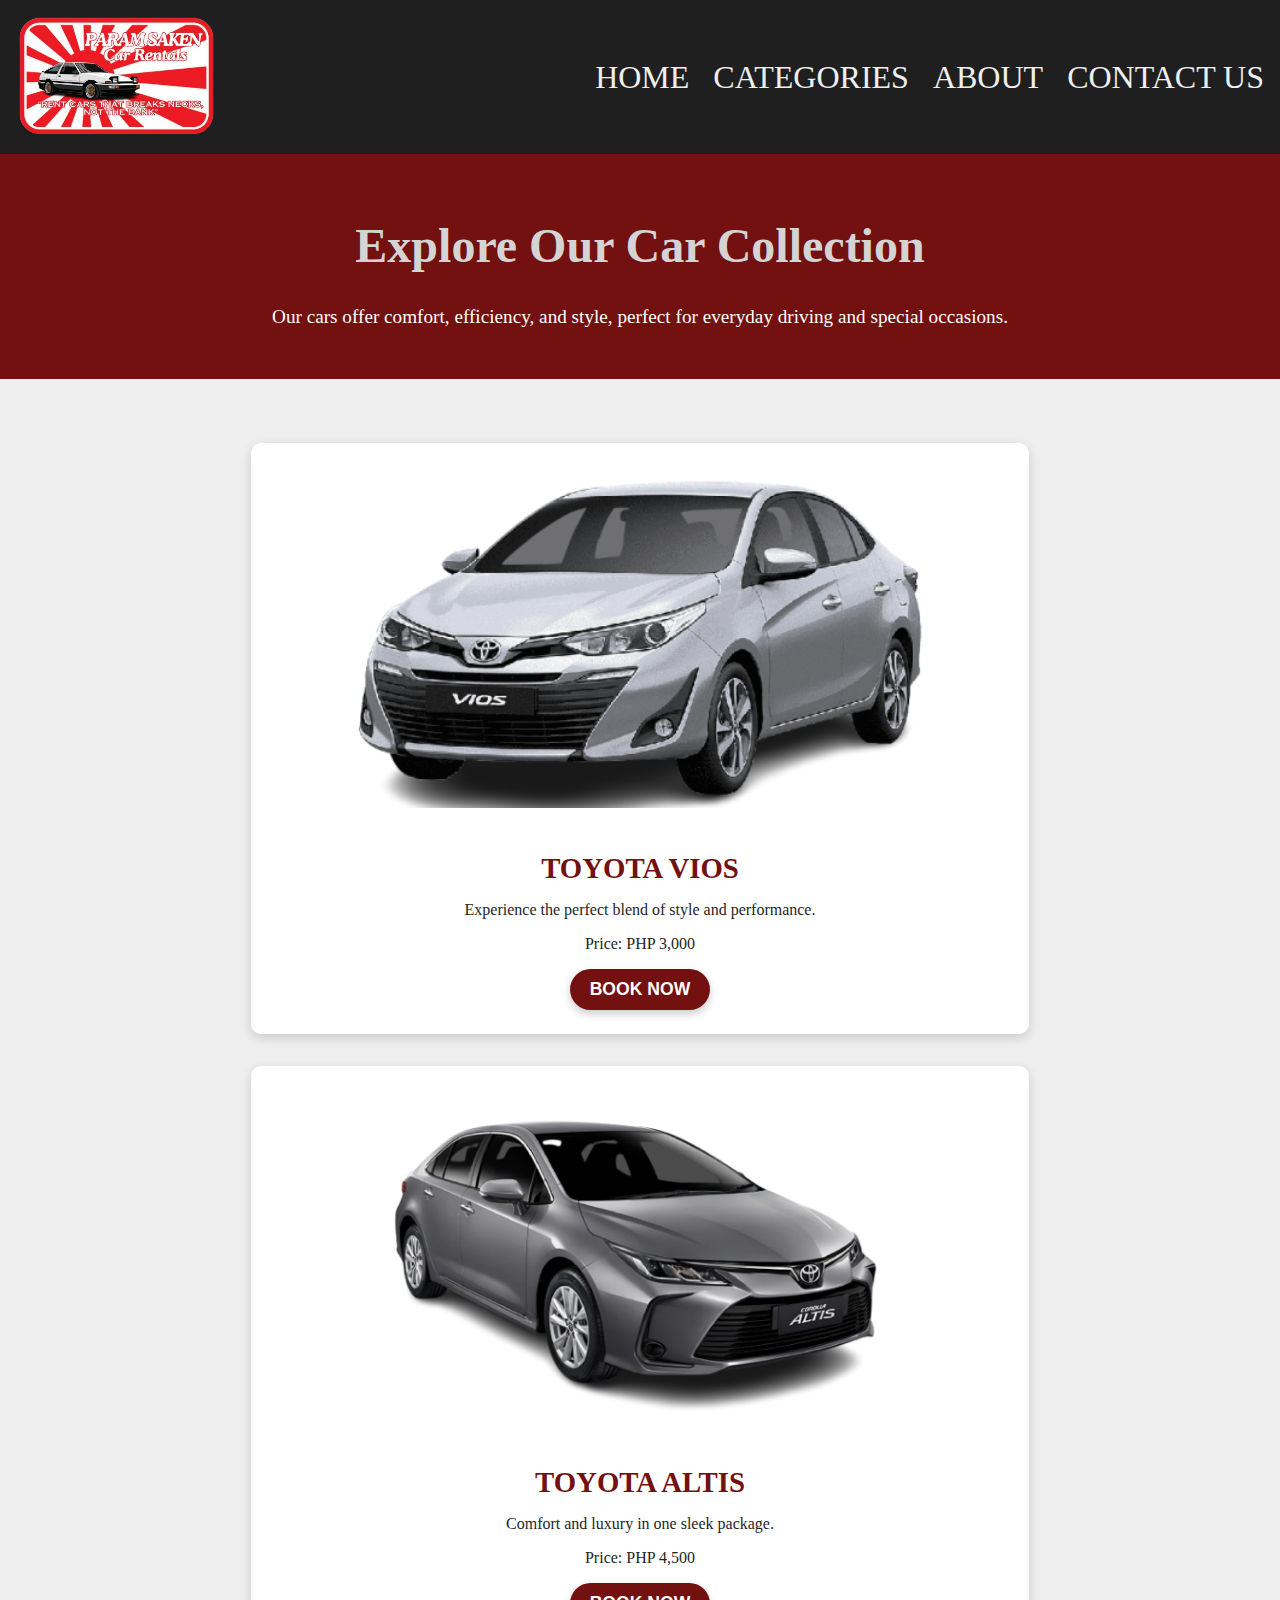
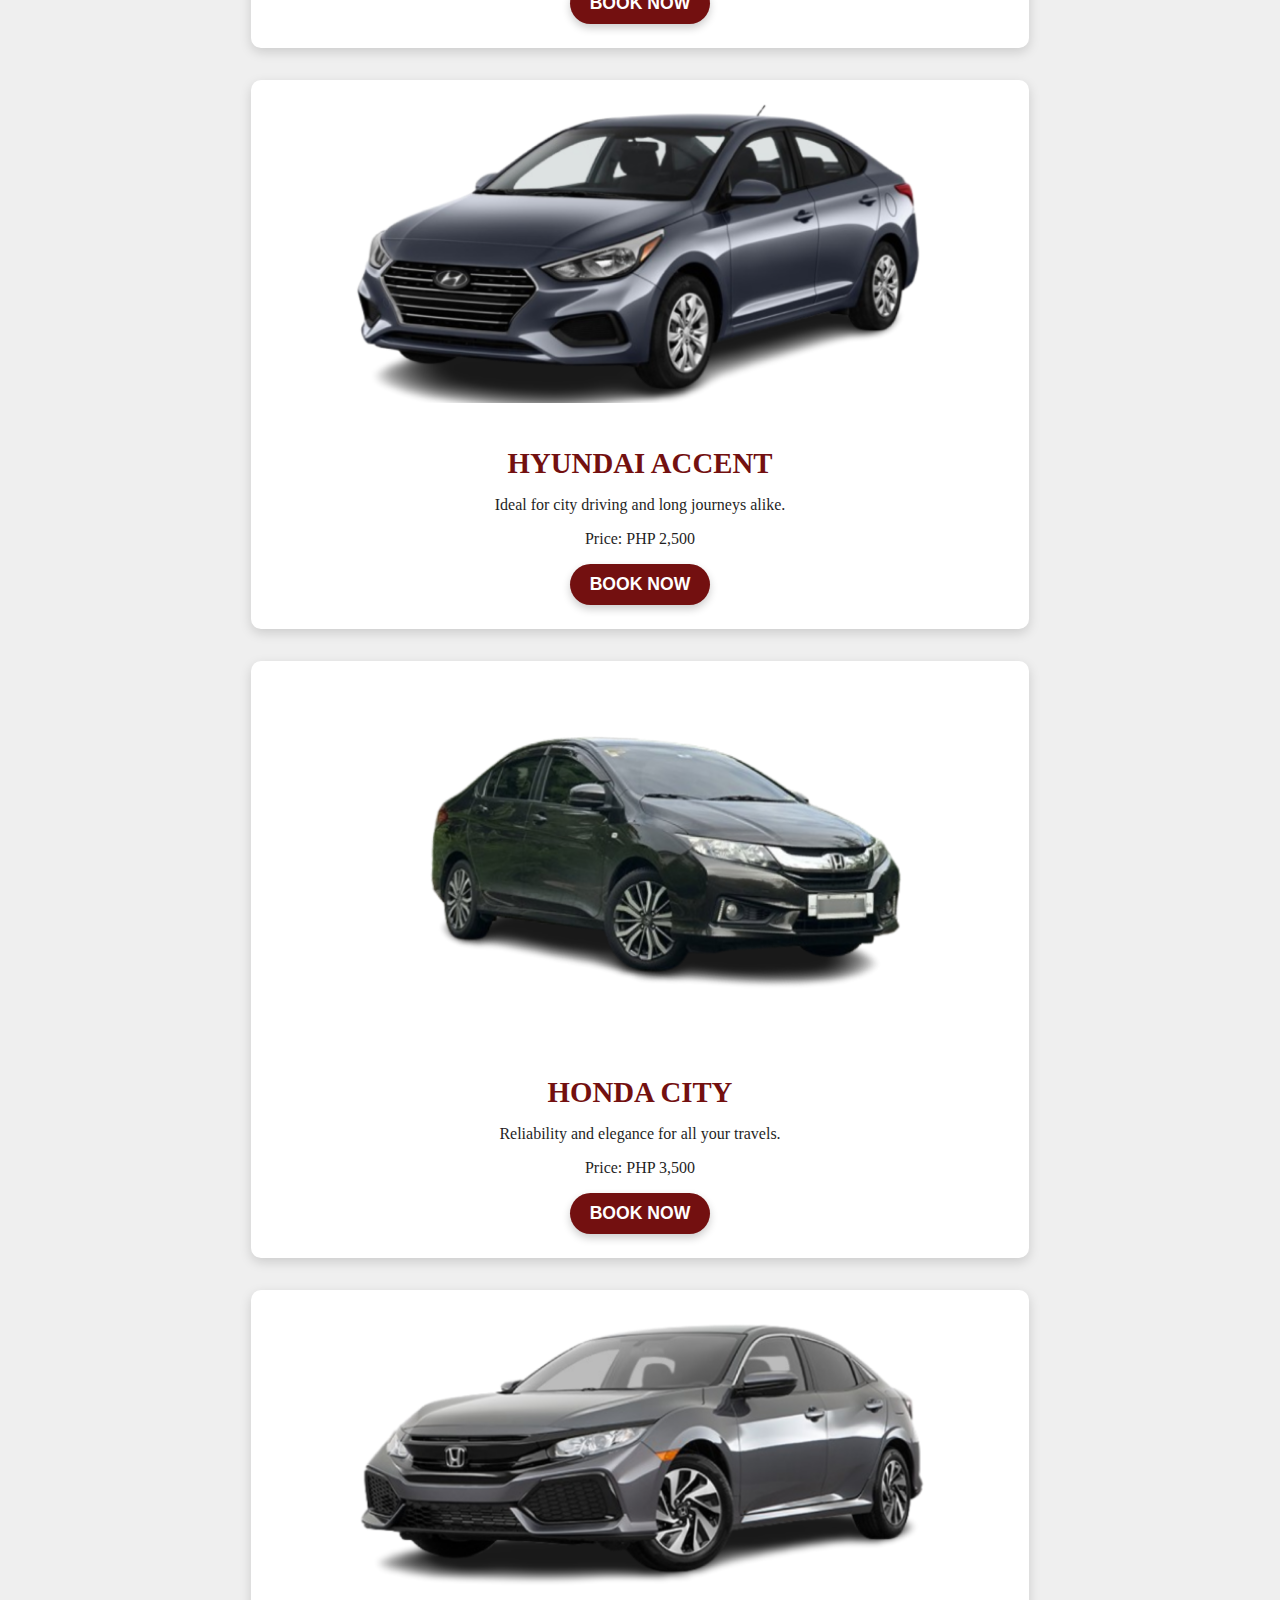
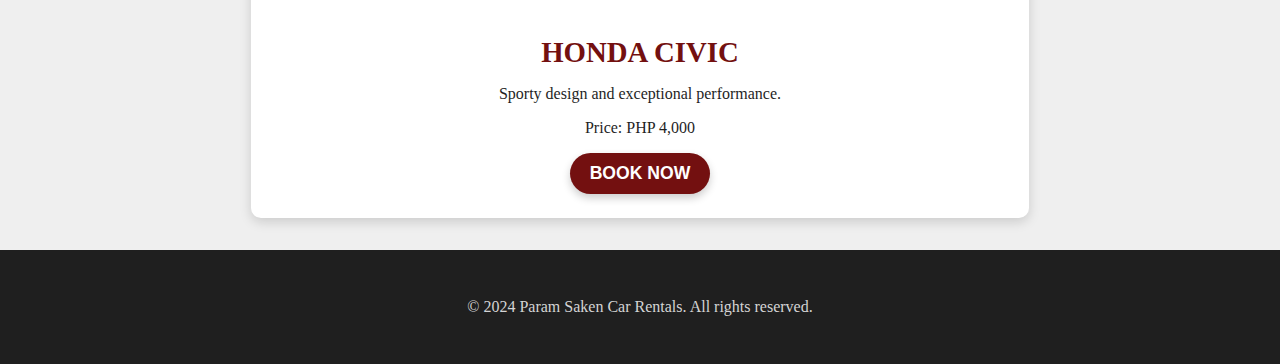
<file: ParamSaken/sedan.html>
<!DOCTYPE html>
<html lang="en">
<head>
    <meta charset="UTF-8">
    <meta name="viewport" content="width=device-width, initial-scale=1.0">
    <title>Sedans - Param Saken Car Rentals</title>
    <link rel="stylesheet" href="categories/css/carstyles.css">
</head>
<body>
    <header>
        <div class="logo">
            <a href="index.html"><img src="categories/images/logo.png" alt="Car Rentals Logo"></a>
        </div>
        <nav>
            <ul>
                <li><a href="index.html">HOME</a></li>
                <li><a href="categories.html">CATEGORIES</a></li>
                <li><a href="about.html">ABOUT</a></li>
                <li><a href="contact.html">CONTACT US</a></li>
            </ul>
        </nav>
    </header>

    <main>
        <section class="car-intro">
            <h1>Explore Our Car Collection</h1>
            <p>Our cars offer comfort, efficiency, and style, perfect for everyday driving and special occasions.</p>
        </section>

        <section class="car-gallery">
            <div class="car-item">
                <img src="categories/images/sedan/vios.png" alt="VIOS">
                <h2 class="car-name">TOYOTA VIOS</h2>
                <p class="car-description">Experience the perfect blend of style and performance.</p>
                <p class="car-price">Price: PHP 3,000</p>
                <button class="book-now" onclick="openModal('VIOS', 3000)">Book Now</button>
            </div>
            <div class="car-item">
                <img src="categories/images/sedan/altis.png" alt="Altis">
                <h2 class="car-name">TOYOTA ALTIS</h2>
                <p class="car-description">Comfort and luxury in one sleek package.</p>
                <p class="car-price">Price: PHP 4,500</p>
                <button class="book-now" onclick="openModal('ALTIS', 4500)">Book Now</button>
            </div>
            <div class="car-item">
                <img src="categories/images/sedan/accent.png" alt="Accent">
                <h2 class="car-name">HYUNDAI ACCENT</h2>
                <p class="car-description">Ideal for city driving and long journeys alike.</p>
                <p class="car-price">Price: PHP 2,500</p>
                <button class="book-now" onclick="openModal('ACCENT', 2500)">Book Now</button>
            </div>
            <div class="car-item">
                <img src="categories/images/sedan/city.png" alt="City">
                <h2 class="car-name">HONDA CITY</h2>
                <p class="car-description">Reliability and elegance for all your travels.</p>
                <p class="car-price">Price: PHP 3,500</p>
                <button class="book-now" onclick="openModal('CITY', 3500)">Book Now</button>
            </div>
            <div class="car-item">
                <img src="categories/images/sedan/civic.png" alt="Civic">
                <h2 class="car-name">HONDA CIVIC</h2>
                <p class="car-description">Sporty design and exceptional performance.</p>
                <p class="car-price">Price: PHP 4,000</p>
                <button class="book-now" onclick="openModal('CIVIC', 4000)">Book Now</button>
            </div>
        </section>
    </main>

    <div id="bookingModal" class="modal">
        <div class="modal-content">
            <span class="close" onclick="closeModal()">&times;</span>
            <h2>Booking Form</h2>
            <form id="bookingForm">
                <label for="carName">Car Model:</label>
                <input type="text" id="carName" name="carName" readonly>
                <label for="price">Price:</label>
                <input type="text" id="price" name="price" readonly>
                <label for="name">Your Name:</label>
                <input type="text" id="name" name="name" required>
                <label for="email">Your Email:</label>
                <input type="email" id="email" name="email" required>
                <label for="phone">Your Phone:</label>
                <input type="text" id="phone" name="phone" required>
                <button type="submit">Submit Booking</button>
            </form>
        </div>
    </div>

    <footer>
        <p>© 2024 Param Saken Car Rentals. All rights reserved.</p>
    </footer>

    <script>
        function openModal(carName, price) {
            document.getElementById('carName').value = carName;
            document.getElementById('price').value = 'PHP ' + price;
            document.getElementById('bookingModal').style.display = 'block';
        }

        function closeModal() {
            document.getElementById('bookingModal').style.display = 'none';
        }

        window.onclick = function(event) {
            const modal = document.getElementById('bookingModal');
            if (event.target === modal) {
                closeModal();
            }
        }
    </script>
</body>
</html>
</file>
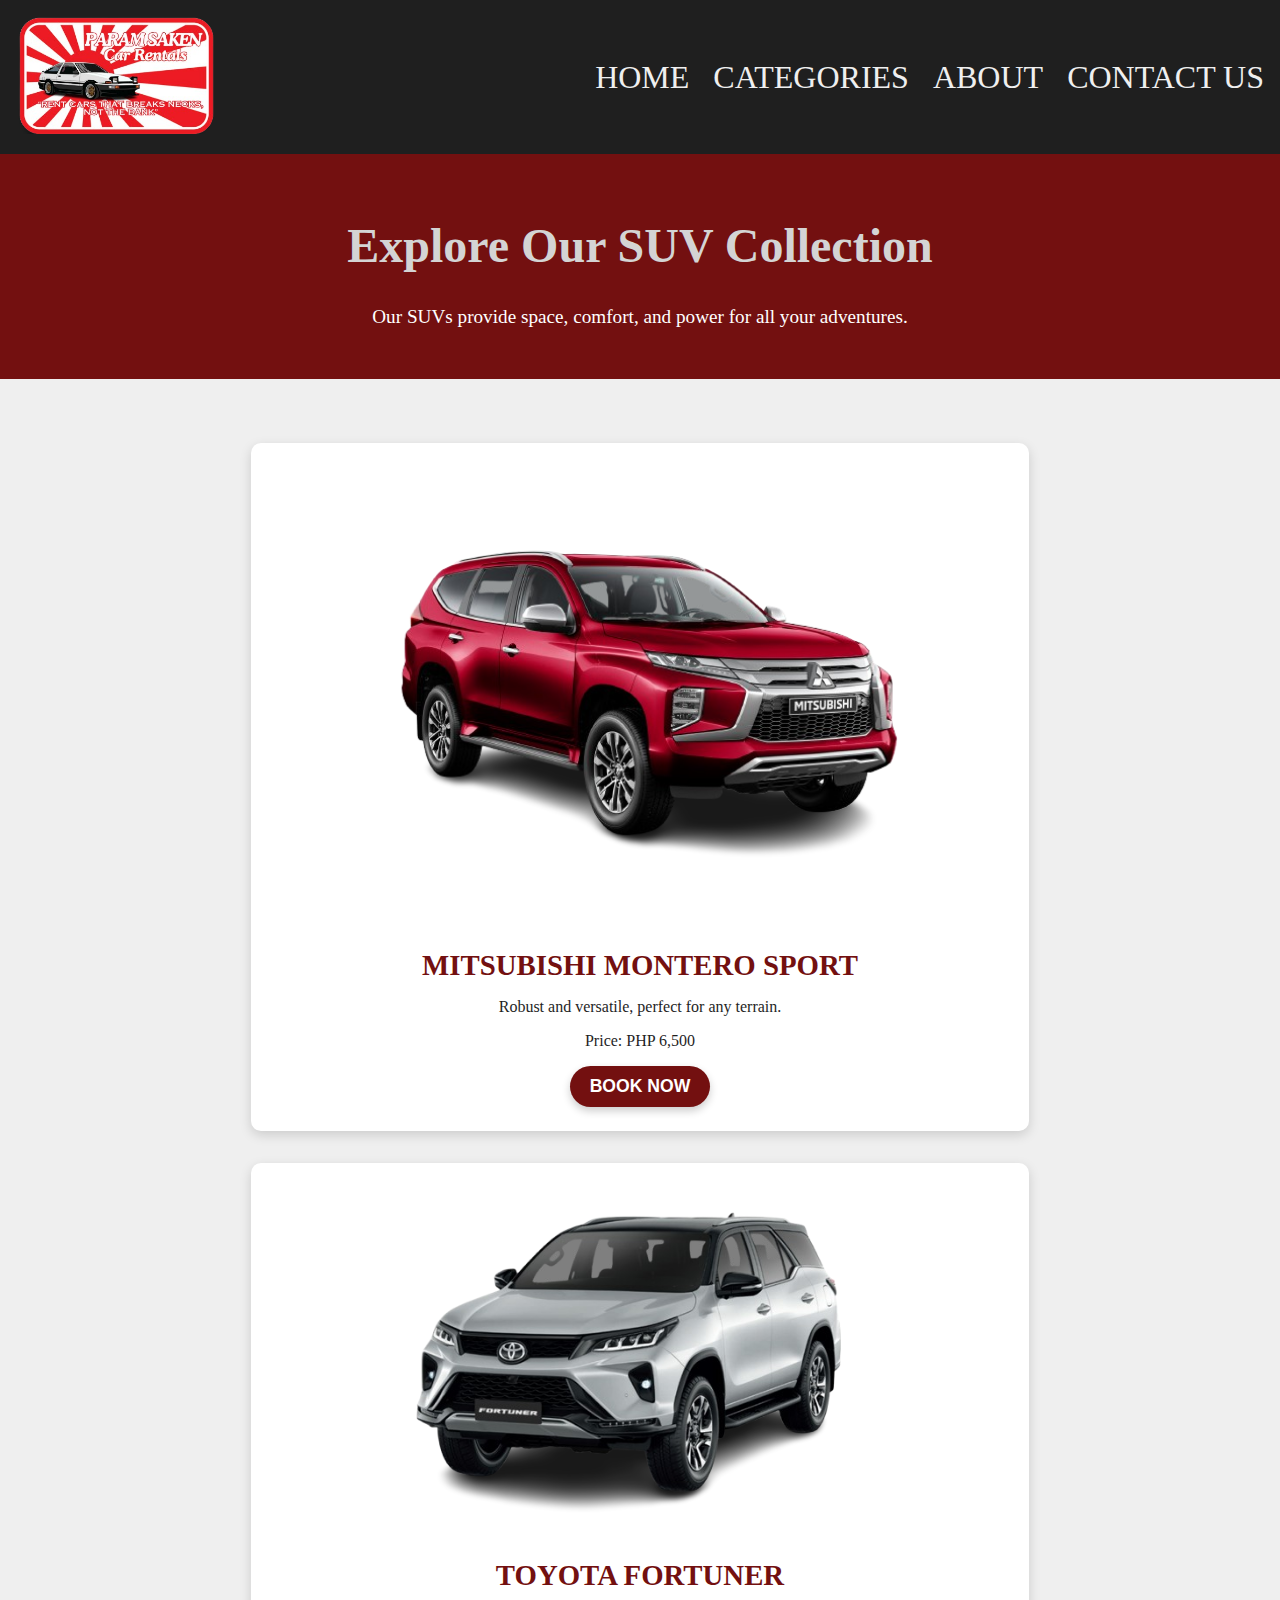
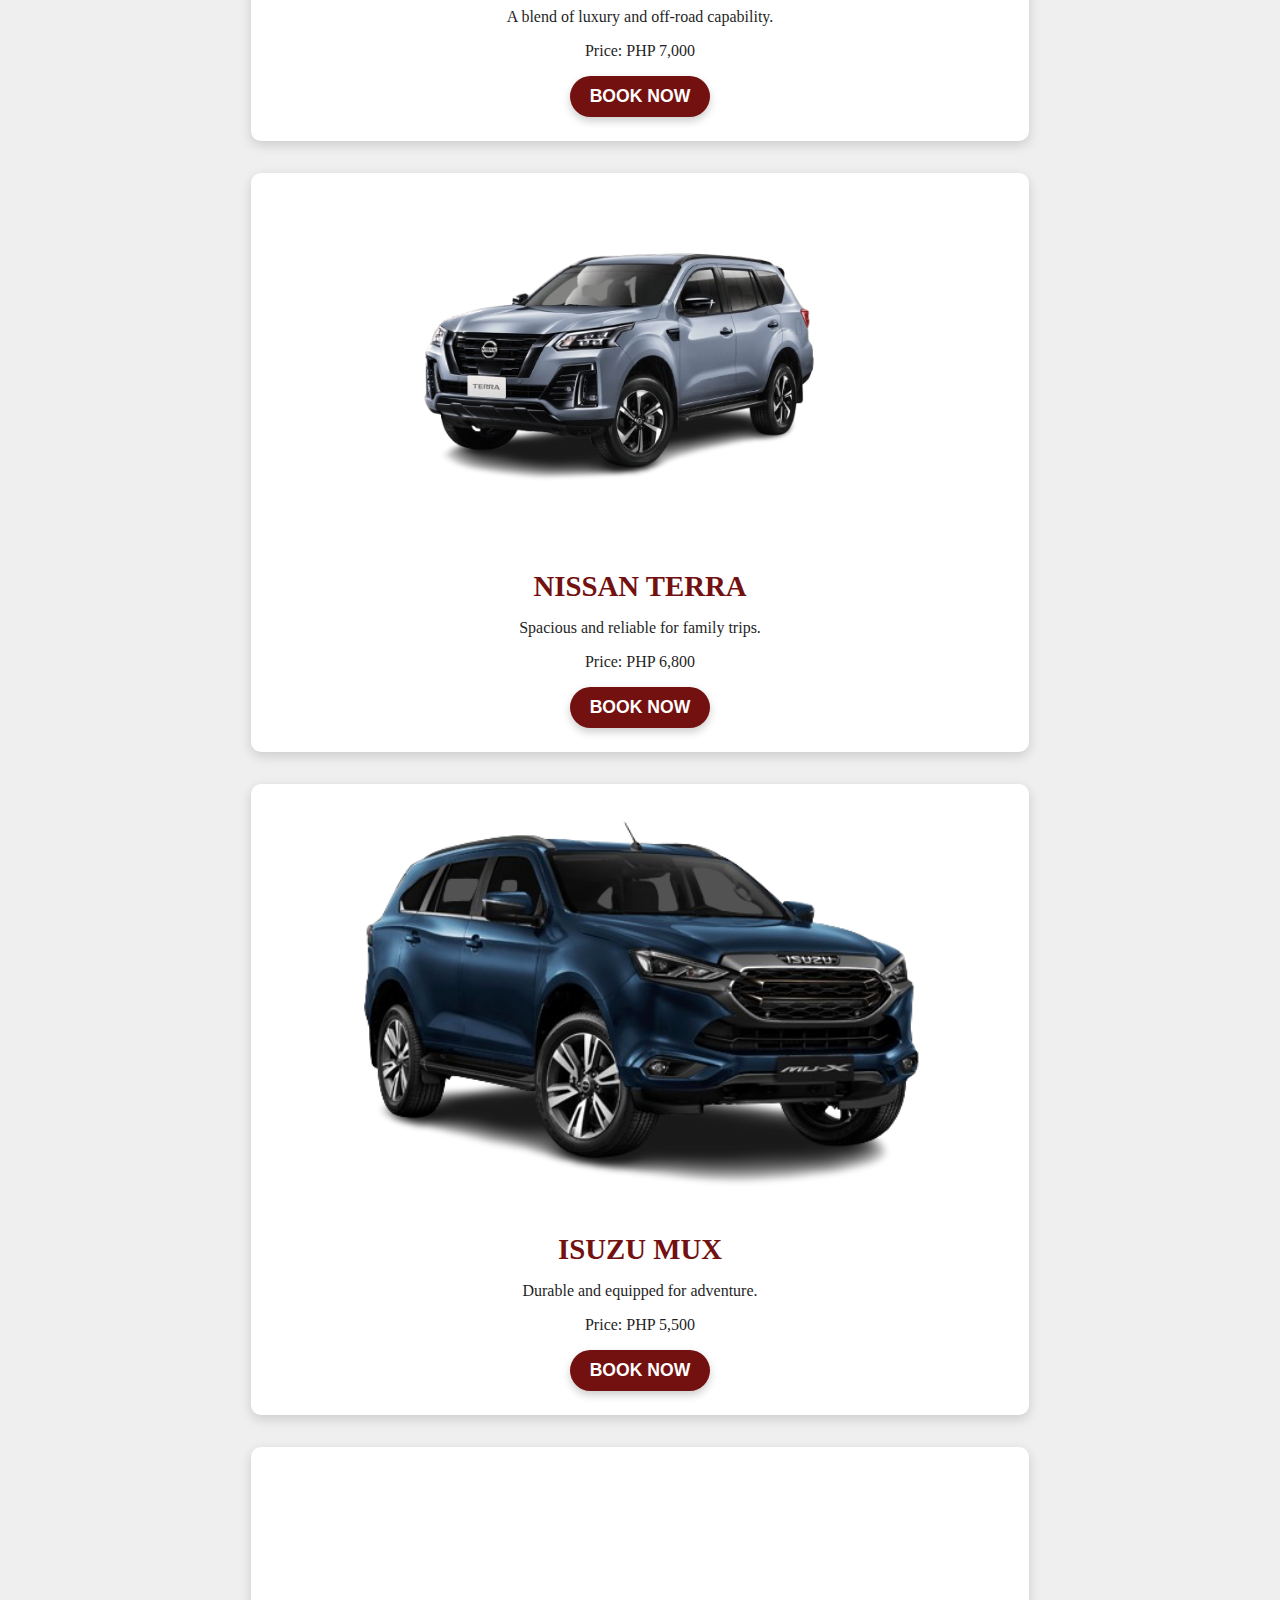
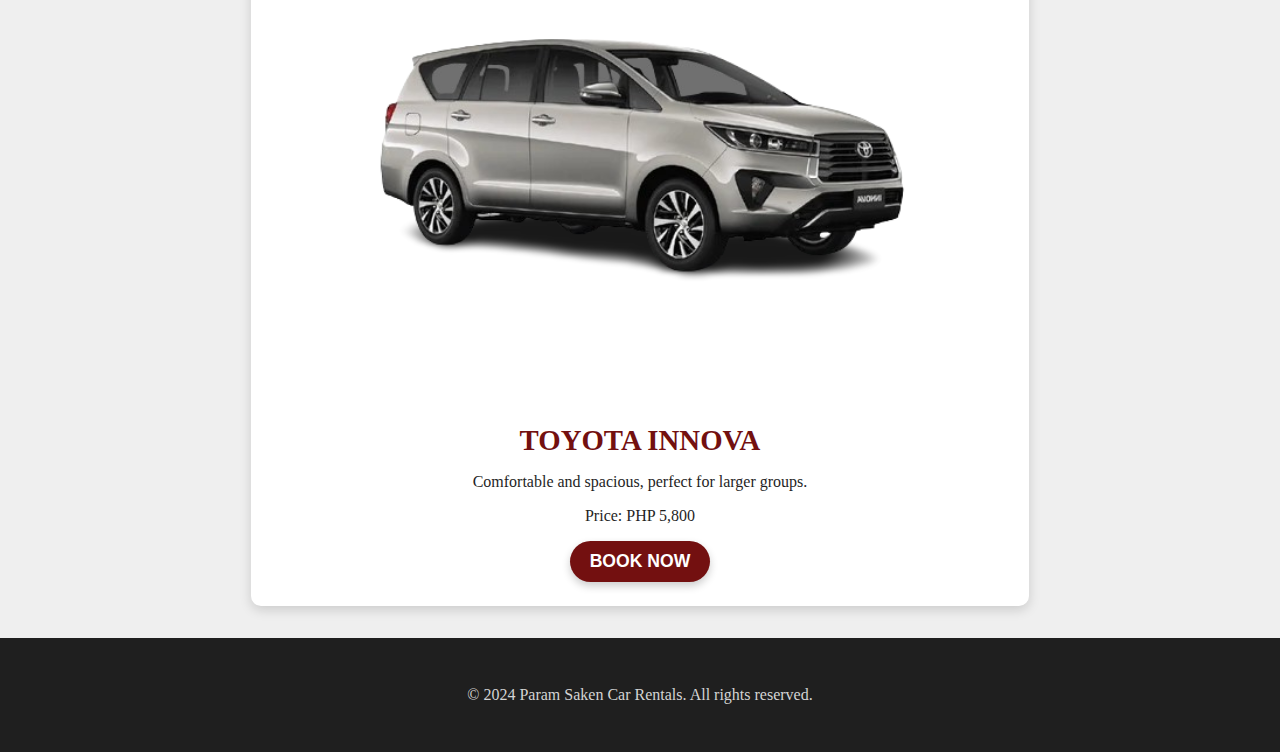
<file: ParamSaken/suv.html>
<!DOCTYPE html>
<html lang="en">
<head>
    <meta charset="UTF-8">
    <meta name="viewport" content="width=device-width, initial-scale=1.0">
    <title>SUVs - Param Saken Car Rentals</title>
    <link rel="stylesheet" href="categories/css/carstyles.css">
</head>
<body>
    <header>
        <div class="logo">
            <a href="index.html"><img src="categories/images/logo.png" alt="Car Rentals Logo"></a>
        </div>
        <nav>
            <ul>
                <li><a href="index.html">HOME</a></li>
                <li><a href="categories.html">CATEGORIES</a></li>
                <li><a href="about.html">ABOUT</a></li>
                <li><a href="contact.html">CONTACT US</a></li>
            </ul>
        </nav>
    </header>

    <main>
        <section class="car-intro">
            <h1>Explore Our SUV Collection</h1>
            <p>Our SUVs provide space, comfort, and power for all your adventures.</p>
        </section>

        <section class="car-gallery">
            <div class="car-item">
                <img src="categories/images/suv/montero.png" alt="Mitsubishi Montero Sport">
                <h2 class="car-name">MITSUBISHI MONTERO SPORT</h2>
                <p class="car-description">Robust and versatile, perfect for any terrain.</p>
                <p class="car-price">Price: PHP 6,500</p>
                <button class="book-now" onclick="openModal('MITSUBISHI MONTERO SPORT', 6500)">Book Now</button>
            </div>
            <div class="car-item">
                <img src="categories/images/suv/fortuner.png" alt="Toyota Fortuner">
                <h2 class="car-name">TOYOTA FORTUNER</h2>
                <p class="car-description">A blend of luxury and off-road capability.</p>
                <p class="car-price">Price: PHP 7,000</p>
                <button class="book-now" onclick="openModal('TOYOTA FORTUNER', 7000)">Book Now</button>
            </div>
            <div class="car-item">
                <img src="categories/images/suv/terra.png" alt="Nissan Terra">
                <h2 class="car-name">NISSAN TERRA</h2>
                <p class="car-description">Spacious and reliable for family trips.</p>
                <p class="car-price">Price: PHP 6,800</p>
                <button class="book-now" onclick="openModal('NISSAN TERRA', 6800)">Book Now</button>
            </div>
            <div class="car-item">
                <img src="categories/images/suv/mux.png" alt="Isuzu MUX">
                <h2 class="car-name">ISUZU MUX</h2>
                <p class="car-description">Durable and equipped for adventure.</p>
                <p class="car-price">Price: PHP 5,500</p>
                <button class="book-now" onclick="openModal('ISUZU MUX', 5500)">Book Now</button>
            </div>
            <div class="car-item">
                <img src="categories/images/suv/innova.png" alt="Toyota Innova">
                <h2 class="car-name">TOYOTA INNOVA</h2>
                <p class="car-description">Comfortable and spacious, perfect for larger groups.</p>
                <p class="car-price">Price: PHP 5,800</p>
                <button class="book-now" onclick="openModal('TOYOTA INNOVA', 5800)">Book Now</button>
            </div>
        </section>
    </main>

    <div id="bookingModal" class="modal">
        <div class="modal-content">
            <span class="close" onclick="closeModal()">&times;</span>
            <h2>Booking Form</h2>
            <form id="bookingForm">
                <label for="carName">Car Model:</label>
                <input type="text" id="carName" name="carName" readonly>
                <label for="price">Price:</label>
                <input type="text" id="price" name="price" readonly>
                <label for="name">Your Name:</label>
                <input type="text" id="name" name="name" required>
                <label for="email">Your Email:</label>
                <input type="email" id="email" name="email" required>
                <label for="phone">Your Phone:</label>
                <input type="text" id="phone" name="phone" required>
                <button type="submit">Submit Booking</button>
            </form>
        </div>
    </div>

    <footer>
        <p>© 2024 Param Saken Car Rentals. All rights reserved.</p>
    </footer>

    <script>
        function openModal(carName, price) {
            document.getElementById('carName').value = carName;
            document.getElementById('price').value = 'PHP ' + price;
            document.getElementById('bookingModal').style.display = 'block';
        }

        function closeModal() {
            document.getElementById('bookingModal').style.display = 'none';
        }

        window.onclick = function(event) {
            const modal = document.getElementById('bookingModal');
            if (event.target === modal) {
                closeModal();
            }
        }
    </script>
</body>
</html>
</file>
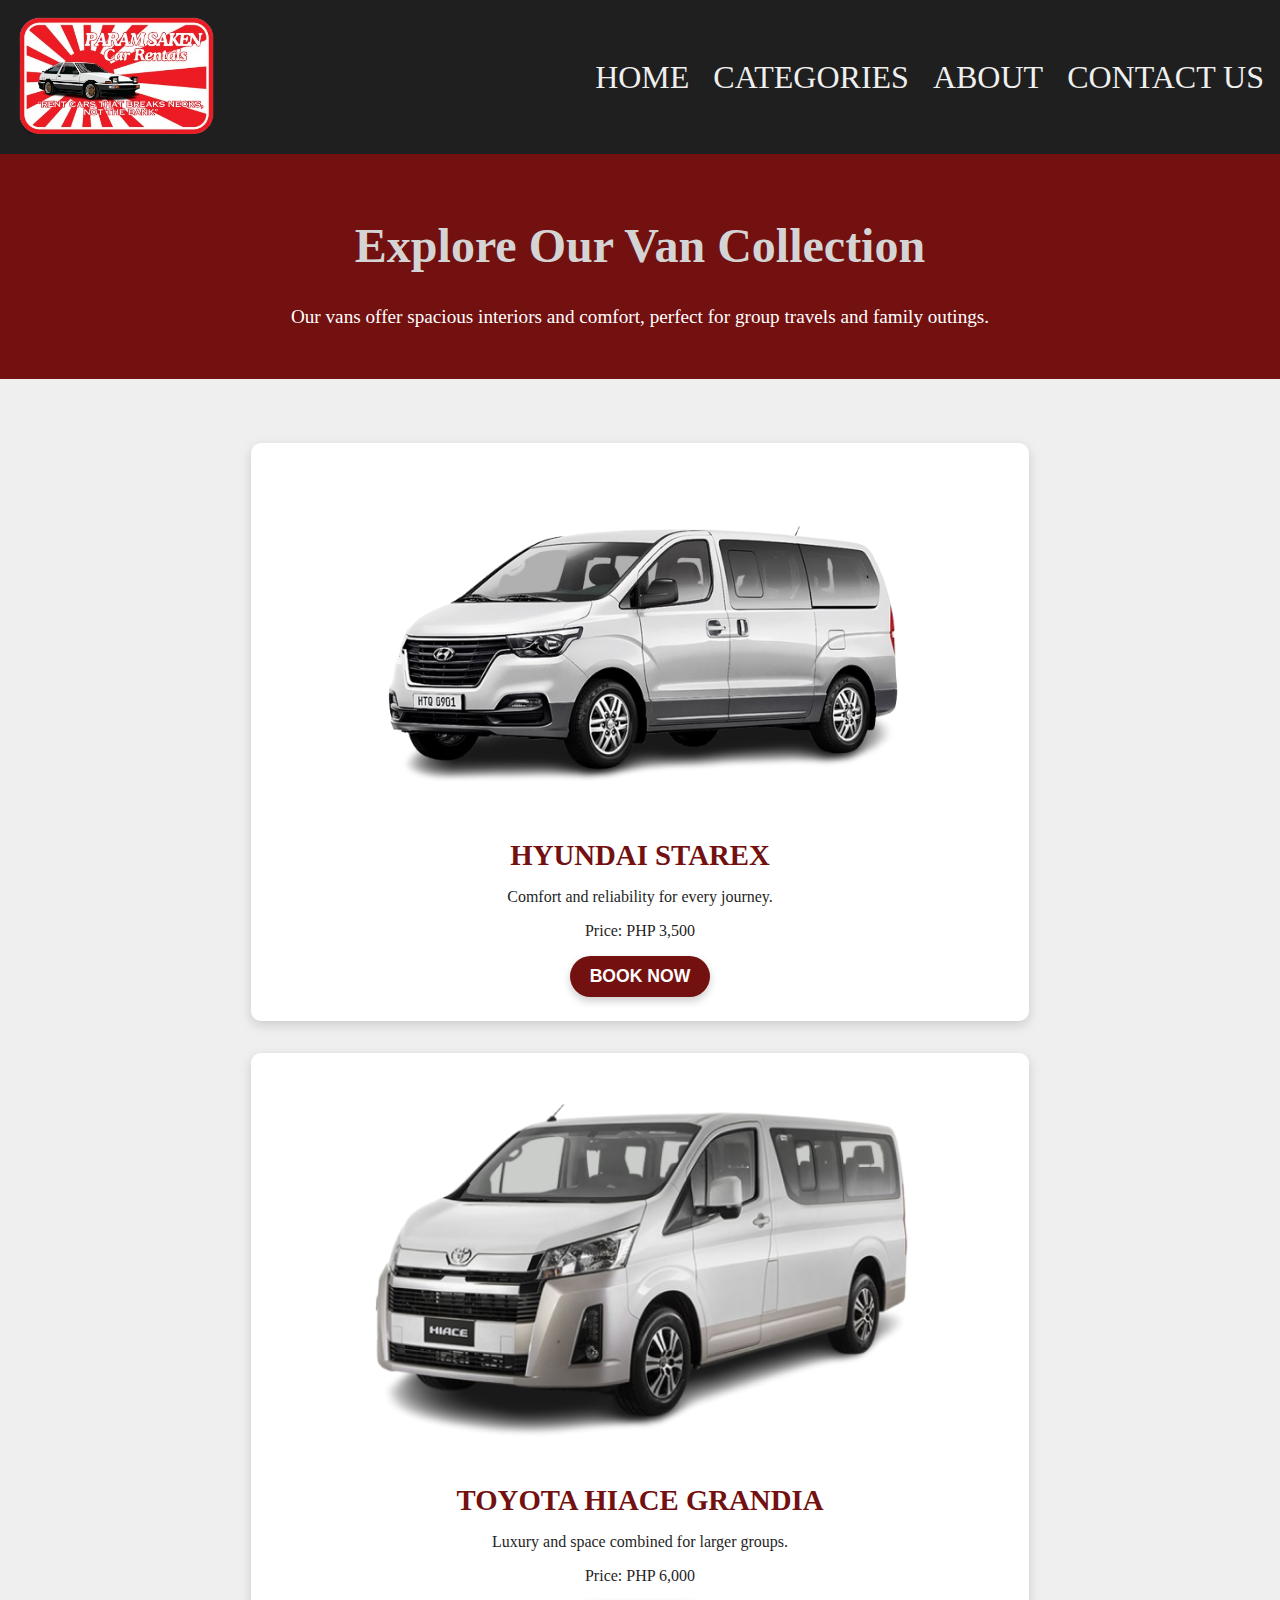
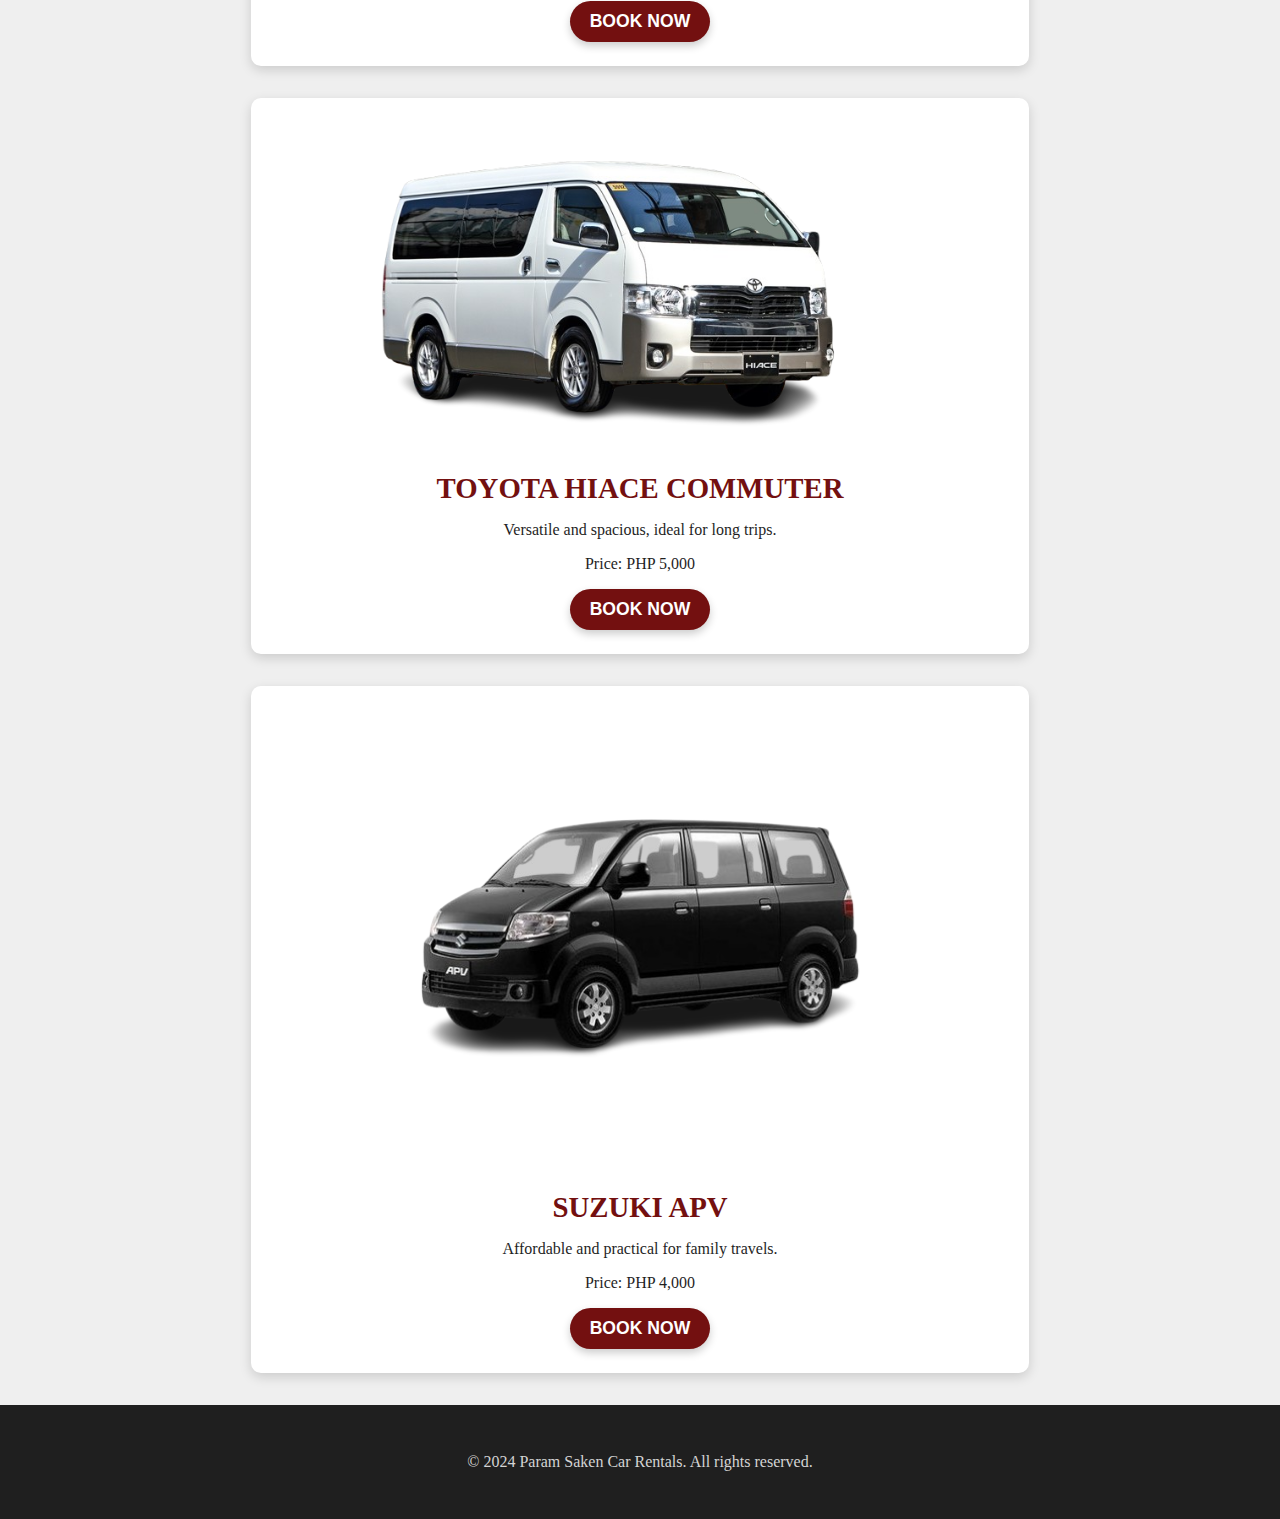
<file: ParamSaken/van.html>
<!DOCTYPE html>
<html lang="en">
<head>
    <meta charset="UTF-8">
    <meta name="viewport" content="width=device-width, initial-scale=1.0">
    <title>Vans - Param Saken Car Rentals</title>
    <link rel="stylesheet" href="categories/css/carstyles.css">
</head>
<body>
    <header>
        <div class="logo">
            <a href="index.html"><img src="categories/images/logo.png" alt="Car Rentals Logo"></a>
        </div>
        <nav>
            <ul>
                <li><a href="index.html">HOME</a></li>
                <li><a href="categories.html">CATEGORIES</a></li>
                <li><a href="about.html">ABOUT</a></li>
                <li><a href="contact.html">CONTACT US</a></li>
            </ul>
        </nav>
    </header>

    <main>
        <section class="car-intro">
            <h1>Explore Our Van Collection</h1>
            <p>Our vans offer spacious interiors and comfort, perfect for group travels and family outings.</p>
        </section>

        <section class="car-gallery">
            <div class="car-item">
                <img src="categories/images/van/starex.png" alt="Hyundai Starex">
                <h2 class="car-name">HYUNDAI STAREX</h2>
                <p class="car-description">Comfort and reliability for every journey.</p>
                <p class="car-price">Price: PHP 3,500</p>
                <button class="book-now" onclick="openModal('HYUNDAI STAREX', 3500)">Book Now</button>
            </div>
            <div class="car-item">
                <img src="categories/images/van/grandia.png" alt="Toyota Hiace Grandia">
                <h2 class="car-name">TOYOTA HIACE GRANDIA</h2>
                <p class="car-description">Luxury and space combined for larger groups.</p>
                <p class="car-price">Price: PHP 6,000</p>
                <button class="book-now" onclick="openModal('TOYOTA HIACE GRANDIA', 5500)">Book Now</button>
            </div>
            <div class="car-item">
                <img src="categories/images/van/commuter.png" alt="Toyota Hiace Commuter">
                <h2 class="car-name">TOYOTA HIACE COMMUTER</h2>
                <p class="car-description">Versatile and spacious, ideal for long trips.</p>
                <p class="car-price">Price: PHP 5,000</p>
                <button class="book-now" onclick="openModal('TOYOTA HIACE COMMUTER', 6000)">Book Now</button>
            </div>
            <div class="car-item">
                <img src="categories/images/van/apv.png" alt="Suzuki APV">
                <h2 class="car-name">SUZUKI APV</h2>
                <p class="car-description">Affordable and practical for family travels.</p>
                <p class="car-price">Price: PHP 4,000</p>
                <button class="book-now" onclick="openModal('SUZUKI APV', 4500)">Book Now</button>
            </div>
        </section>
    </main>

    <div id="bookingModal" class="modal">
        <div class="modal-content">
            <span class="close" onclick="closeModal()">&times;</span>
            <h2>Booking Form</h2>
            <form id="bookingForm">
                <label for="carName">Car Model:</label>
                <input type="text" id="carName" name="carName" readonly>
                <label for="price">Price:</label>
                <input type="text" id="price" name="price" readonly>
                <label for="name">Your Name:</label>
                <input type="text" id="name" name="name" required>
                <label for="email">Your Email:</label>
                <input type="email" id="email" name="email" required>
                <label for="phone">Your Phone:</label>
                <input type="text" id="phone" name="phone" required>
                <button type="submit">Submit Booking</button>
            </form>
        </div>
    </div>

    <footer>
        <p>© 2024 Param Saken Car Rentals. All rights reserved.</p>
    </footer>

    <script>
        function openModal(carName, price) {
            document.getElementById('carName').value = carName;
            document.getElementById('price').value = 'PHP ' + price;
            document.getElementById('bookingModal').style.display = 'block';
        }

        function closeModal() {
            document.getElementById('bookingModal').style.display = 'none';
        }

        window.onclick = function(event) {
            const modal = document.getElementById('bookingModal');
            if (event.target === modal) {
                closeModal();
            }
        }
    </script>
</body>
</html>
</file>
<file: ParamSaken/homepage/css/styles.css>
/*-----Styles For Homepage-----*/
body {
    font-family: 'Libre Baskerville', serif;
    background-color: #efefef;
    margin: 0;
    color: #1f1f1f;
}

/* Header and Navigation */
header {
    display: flex;
    justify-content: space-between;
    align-items: center;
    padding: 0.5em 1em;
    background-color: #1f1f1f;
}

.logo img {
    width: 200px;
}

nav ul {
    list-style: none;
    margin: 0;
    padding: 0;
    display: flex;
    gap: 1.5em;
}

nav ul li {
    display: inline;
}

nav ul li a {
    text-decoration: none;
    font-size: 2em; 
    line-height: 1.5; 
    color: #efefef; 
    font-family: 'Playfair Display', serif;
    transition: color 0.3s ease;
}

nav ul li a:hover {
    color: #a80000; 
}

/* Intro Section */
.intro {
    position: relative;
    text-align: center;
    color: #efefef;
}

.intro img {
    width: 100%;
    height: auto;
    opacity: 0.8;
}

.intro-text {
    position: absolute;
    top: 50%;
    left: 50%;
    transform: translate(-50%, -50%);
    text-align: center;
    background-color: rgba(0, 0, 0, 0.5);
    padding: 2em;
    border-radius: 10px;
}

.intro-text h1 {
    font-size: 3em;
    font-family: 'Playfair Display', serif;
}

.intro-text p {
    font-size: 1.2em;
}

/* Features Section */
.features {
    display: flex;
    justify-content: space-around;
    padding: 3em 1.5em;
    background-color: #efefef; 
}

.feature-box {
    text-align: center;
    padding: 1.5em;
    border-radius: 8px;
    max-width: 18em;
    background-color: #d4d4d4; 
}

.feature-box h3 {
    font-size: 1.6em;
    font-family: 'Playfair Display', serif;
    color: #1f1f1f;
}

.feature-box p {
    font-size: 1.1em;
    font-family: 'Libre Baskerville', serif;
    color: #707070;
}

/* Cars Section */
.cars {
    padding: 3em 1.5em;
    background-color: #efefef; 
}

.cars h2 {
    text-align: center;
    font-size: 2.5em;
    font-family: 'Playfair Display', serif;
    margin-bottom: 1em;
    color: #1f1f1f;
}

.car-description {
    text-align: center;
    font-family: 'Libre Baskerville', serif;
    font-size: 1.2em;
    margin-bottom: 2em;
    color: #1f1f1f;
}


.car-gallery {
    display: grid;
    grid-template-columns: repeat(auto-fit, minmax(12em, 1fr));
    gap: 1.5em;
    justify-items: center;
}

.car-gallery img {
    width: 200px; 
    height: 150px; 
    object-fit: cover; 
    border-radius: 8px;
    border: 2px solid #731010; 
    transition: transform 0.3s ease, box-shadow 0.3s ease;
}

.car-gallery img:hover {
    transform: scale(1.05);
    box-shadow: 0 8px 15px rgba(0, 0, 0, 0.2);
}

.explore-btn {
    display: block;
    text-align: center;
    margin: 2em auto;
    padding: 0.75em 2em;
    background-color: #1f1f1f; 
    color: #efefef;
    text-transform: uppercase;
    font-size: 1em;
    border-radius: 5px;
    text-decoration: none;
    transition: background-color 0.3s ease;
}

.explore-btn:hover {
    background-color: #731010; 
}

/* Steps Section */
.steps {
    background-color: #731010; 
    padding: 3em 1.5em;
    text-align: center;
}

.steps h2 {
    text-align: center;
    font-size: 2.5em;
    font-family: 'Playfair Display', serif;
    margin-bottom: 1.5em;
    color: #d4d4d4; 
}

.steps .step-container {
    display: flex;
    justify-content: space-between; 
    margin-top: 2em;
    padding: 0 2em;
}

.steps .step {
    background-color: #1f1f1f;
    padding: 2em;
    border-radius: 8px;
    box-shadow: 0 4px 8px rgba(0, 0, 0, 0.1);
    max-width: 20em;
    transition: transform 0.3s ease, box-shadow 0.3s ease;
    flex: 1;
    margin: 0 1em;
}

.steps .step:hover {
    transform: translateY(-5px);
    box-shadow: 0 8px 15px rgba(0, 0, 0, 0.2);
}

.steps .step h3 {
    font-size: 1.6em;
    margin-bottom: 0.5em;
    font-family: 'Playfair Display', serif;
    color: #efefef;
}

.steps .step p {
    font-size: 1.1em;
    font-family: 'Libre Baskerville', serif;
    color: #efefef;
}

/* Footer */
footer {
    background-color: #1f1f1f; 
    color: #d4d4d4; 
    text-align: center;
    padding: 2em 1.5em;
    font-size: 1em;
}

/* Responsive Styles */
@media (max-width: 1024px) {
    nav ul {
        gap: 1em;
    }

    nav ul li a {
        font-size: 1.5em;
    }


    .intro-text h1 {
        font-size: 2.5em;
    }

    .intro-text p {
        font-size: 1em; 
    }

    .features {
        flex-direction: column;
        align-items: center;
    }

    .feature-box {
        max-width: 90%;
        margin-bottom: 2em;
    }

    .steps .step-container {
        flex-direction: column;
        align-items: center;
        padding: 0;
    }

    .steps .step {
        margin: 1em 0;
        max-width: 90%;
        box-shadow: none;
    }
}

@media (max-width: 768px) {
    header {
        flex-direction: column;
        align-items: center;
    }

    nav ul {
        flex-direction: column;
        width: 100%;
        align-items: center;
    }

    nav ul li {
        margin: 0.5em 0;
    }


    .intro {
        text-align: center;
    }

    .intro-text {
        width: 60%;
        max-width: 250px;
        padding: 0.5em;
        left: 50%;
        transform: translate(-50%, -50%);
        border-radius: 10px;
    }

    .intro-text h1 {
        font-size: 1.3em;
        margin-bottom: 0.3em;
    }

    .intro-text p {
        font-size: 0.7em;
    }

    .cars h2 {
        font-size: 2em;
    }

    .car-description {
        font-size: 1em;
    }

    .explore-btn {
        font-size: 0.9em;
        padding: 0.5em 1.5em; 
    }
}

/*-----End of Styles For Homepage-----*/
</file>
<file: ParamSaken/about/css/styles.css>
/*-----Styles For About Page-----*/

body {
    font-family: 'Libre Baskerville', serif;
    background-color: #efefef;
    margin: 0;
    color: #1f1f1f;
}

/* Header and Navigation */
header {
    display: flex;
    justify-content: space-between;
    align-items: center;
    padding: 1em; 
    background-color: #1f1f1f;
}

.logo img {
    width: 200px;
    max-width: 100%;
    height: auto;
}

nav ul {
    list-style: none;
    margin: 0;
    padding: 0;
    display: flex;
    gap: 1.5em;
}

nav ul li {
    display: inline;
}

nav ul li a {
    text-decoration: none;
    font-size: 2em;
    line-height: 1.5;
    color: #efefef;
    font-family: 'Playfair Display', serif;
    transition: color 0.3s ease;
}

nav ul li a:hover {
    color: #a80000;
}

/* About Intro Section */
.about-intro {
    padding: 2em 1.5em;
    text-align: center;
    margin-top: 20px;
}

.about-intro h1 {
    font-size: 2.5em;
    color: #1f1f1f;
    margin-bottom: 1em;
}

.about-intro p {
    font-size: 1.5em;
}

/* Our Values Section */
.our-values {
    padding: 3em 1.5em;
    background-color: #731010;
    text-align: center;
}

.our-values h2 {
    font-size: 2.5em;
    color: #d4d4d4;
    margin-bottom: 1.5em;
}

.value-container {
    display: flex;
    justify-content: space-around;
    align-items: stretch;
    flex-wrap: wrap;
}

.value-box {
    text-align: center;
    padding: 2em;
    border-radius: 8px;
    max-width: 20em;
    margin: 1em;
    background-color: #1f1f1f;
    flex: 1;
    min-width: 250px;
}

.value-box h3 {
    font-size: 1.6em;
    font-family: 'Playfair Display', serif;
    color: #efefef;
}

.value-box p {
    font-size: 1.1em;
    font-family: 'Libre Baskerville', serif;
    color: #d4d4d4;
}

/* Mission and Vision Section */
.mission-vision {
    padding: 3em 1.5em;
    text-align: center;
    background-color: #efefef;
}

.mission-vision p {
    font-size: 1.5em;
    margin: 1em 0;
    color: #1f1f1f;
}

/* CEO Section */
.ceo-section {
    padding: 3em 1.5em;
    text-align: center;
    background-color: #efefef;
}

.ceo-container {
    max-width: 600px;
    margin: 0 auto;
}

.ceo-image {
    width: 200px;
    height: auto;
    border-radius: 10%;
    margin-bottom: 1em;
}

.ceo-name {
    font-size: 2em;
    color: #1f1f1f;
    margin: 0.5em 0;
}

.ceo-description {
    font-size: 1.2em;
    color: #707070;
}

/* Footer */
footer {
    background-color: #1f1f1f;
    color: #d4d4d4;
    text-align: center;
    padding: 2em 1.5em;
    font-size: 1em;
}

/* Responsive Styles for Tablets */
@media (max-width: 1024px) {
    nav ul {
        gap: 1em;
    }

    nav ul li a {
        font-size: 1.5em;
    }

    .about-intro h1 {
        font-size: 2.3em;
    }

    .about-intro p {
        font-size: 1.2em;
    }

    .value-container {
        flex-direction: column;
        align-items: center;
    }

    .value-box {
        max-width: 90%;
        margin-bottom: 2.5em;
        padding: 1.5em;
        box-shadow: 0 2px 10px rgba(0, 0, 0, 0.1);
    }

    .mission-vision {
        padding: 2.5em 1.5em;
    }

    .mission-vision p {
        font-size: 1em;
    }

    .ceo-section {
        padding: 2.5em 1em;
    }

    .ceo-image {
        width: 180px;
    }

    .ceo-name {
        font-size: 1.8em;
    }

    .ceo-description {
        font-size: 1.1em;
    }
}

/* Responsive Styles for Mobile Devices */
@media (max-width: 768px) {
    header {
        flex-direction: column;
        align-items: center;
    }

    nav ul {
        flex-direction: column;
        width: 100%;
        align-items: center;
    }

    nav ul li {
        margin: 0.5em 0;
    }

    .about-intro {
        text-align: center;
        padding: 1em;
        max-width: 90%;
        margin: 0 auto;
    }

    .about-intro h1 {
        font-size: 1.5em;
    }

    .about-intro p {
        font-size: 0.9em;
    }

    .value-container {
        flex-direction: column;
        align-items: center;
        width: 100%;
    }

    .value-box {
        margin: 1em 0;
        max-width: 90%;
        padding: 1em;
    }

    .mission-vision {
        padding: 2em 1em;
        max-width: 90%;
        margin: 0 auto;
    }

    .mission-vision p {
        font-size: 0.9em;
    }

    .ceo-section {
        padding: 2em 1em;
        max-width: 90%;
        margin: 0 auto;
    }

    .ceo-image {
        width: 150px;
        max-width: 100%;
    }

    .ceo-name {
        font-size: 1.5em;
    }

    .ceo-description {
        font-size: 0.9em;
    }
}


/*-----End of Styles For About Page-----*/
</file>
<file: ParamSaken/categories/css/styles.css>
/* General Styles */
body {
    font-family: 'Libre Baskerville', serif;
    background-color: #f4f4f4;
    margin: 0;
    color: #1f1f1f;
}

/* Header and Navigation */
header {
    display: flex;
    justify-content: space-between;
    align-items: center;
    padding: 0.5em 1em; 
    background-color: #1f1f1f;
}

.logo img {
    width: 200px;
}

nav ul {
    list-style: none;
    margin: 0;
    padding: 0;
    display: flex;
    gap: 1.5em;
}

nav ul li {
    display: inline;
}

nav ul li a {
    text-decoration: none;
    font-size: 2em;
    line-height: 1.5;
    color: #efefef;
    font-family: 'Playfair Display', serif;
    transition: color 0.3s ease;
}

nav ul li a:hover {
    color: #a80000;
}

/* Category Intro Section */
.category-intro {
    padding: 2em 1.5em;
    text-align: center;
    background-color: #731010;
    box-shadow: 0 2px 4px rgba(0, 0, 0, 0.1);
    border-radius: 8px;
    margin: 1em auto;
    max-width: 800px;
}

.category-intro h1 {
    font-size: 2.5em;
    color: #d4d4d4;
}

.category-intro p {
    font-size: 1.2em;
    color: #efefef;
}

/* Categories Section */
.categories {
    display: flex;
    flex-direction: column;
    align-items: center;
    padding: 2em;
}

.category {
    background-color: #ffffff;
    color: #1f1f1f;
    padding: 2em;
    margin: 1em 0;
    border-radius: 20px;
    width: 100%;
    max-width: 500px;
    text-align: center;
    box-shadow: 0 4px 8px rgba(0, 0, 0, 0.1);
    transition: transform 0.2s;
}

.category:hover {
    transform: scale(1.05);
}

.category img {
    width: 100%;
    height: auto;
    border-radius: 8px;
    margin-bottom: 1em;
}

.category h2 {
    font-size: 2em;
    margin-bottom: 0.5em;
}

.category p {
    font-size: 1.2em;
}

/* Footer */
footer {
    background-color: #1f1f1f;
    color: #d4d4d4;
    text-align: center;
    padding: 2em 1.5em;
    font-size: 1em;
}

/* Responsive Styles for Categories Page */
@media (max-width: 1024px) {
    nav ul {
        gap: 1em;
    }

    nav ul li a {
        font-size: 1.5em;
    }

    .category-intro h1 {
        font-size: 2.5em;
    }

    .category-intro p {
        font-size: 1em;
    }

    .categories {
        padding: 2em 1em;
    }

    .category {
        max-width: 90%;
        margin: 1em auto;
        padding: 1.5em;
    }

    .category h2 {
        font-size: 2em;
    }

    .category p {
        font-size: 1em;
    }
}

@media (max-width: 768px) {
    header {
        flex-direction: column;
        align-items: center;
    }

    nav ul {
        flex-direction: column;
        width: 100%;
        align-items: center;
    }

    nav ul li {
        margin: 0.5em 0;
    }

    .category-intro {
        padding: 1.5em 1em;
        margin: 1em auto;
    }

    .category-intro h1 {
        font-size: 2em;
    }

    .category-intro p {
        font-size: 0.9em;
    }

    .categories {
        padding: 1em;
    }

    .category {
        padding: 1em;
        margin: 1em 0;
        box-shadow: none;
    }

    .category h2 {
        font-size: 1.5em;
    }

    .category p {
        font-size: 0.9em;
    }
}
</file>
<file: ParamSaken/contact/css/styles.css>
/* General Styles */
body {
    font-family: 'Libre Baskerville', serif;
    background-color: #efefef;
    margin: 0;
    color: #1f1f1f;
}

/* Header and Navigation */
header {
    display: flex;
    justify-content: space-between;
    align-items: center;
    padding: 1em; 
    background-color: #1f1f1f;
}

.logo img {
    width: 200px;
    max-width: 100%;
    height: auto;
}

nav ul {
    list-style: none;
    margin: 0;
    padding: 0;
    display: flex;
    gap: 1.5em;
}

nav ul li {
    display: inline;
}

nav ul li a {
    text-decoration: none;
    font-size: 2em;
    line-height: 1.5;
    color: #efefef;
    font-family: 'Playfair Display', serif;
    transition: color 0.3s ease;
}

nav ul li a:hover {
    color: #a80000;
}

h1, h2 {
    font-family: 'Playfair Display', serif;
    color: #1f1f1f;
}

main {
    padding: 2em;
    background-color: #fff;
}

.contact-intro {
    text-align: center;
    padding: 2em;
    margin-bottom: 2em;
    background-color: #731010;
    color: #fff;
}

.contact-info {
    display: flex;
    justify-content: space-between;
    align-items: flex-start;
    flex-wrap: wrap;
    gap: 2em;
}

.contact-intro h1{
    font: 'Playfair Display', serif;
    font-size: 3em;
    color: #d4d4d4;
}

.contact-intro p{
    font-size: 1.2em;
}

.info-box {
    flex: 1;
    max-width: 40%;
    background-color: #f4f4f4;
    padding: 1.5em;
    border-radius: 8px;
}

.info-box p {
    margin: 0.5em 0;
    font-size: 1.1em;
}

.form-container {
    flex: 1;
    max-width: 40%;
    background-color: #f4f4f4;
    padding: 1.5em;
    border-radius: 8px;
}

form label {
    display: block;
    font-size: 1.1em;
    margin-bottom: 0.5em;
}

form input,
form textarea {
    width: 100%;
    padding: 0.8em;
    margin-bottom: 1em;
    border: 1px solid #ccc;
    border-radius: 4px;
}

form button {
    background-color: #731010;
    color: #fff;
    padding: 0.8em 2em;
    border: none;
    border-radius: 4px;
    font-size: 1.2em;
    cursor: pointer;
}

form button:hover {
    background-color: #a80000;
}

/* Map Section */
.map-section {
    margin-top: 2em;
    text-align: center;
}

.map-section iframe {
    width: 100%;
    max-width: 800px;
    height: 450px;
    border: 0;
}

/* Footer */
footer {
    background-color: #1f1f1f;
    color: #d4d4d4;
    text-align: center;
    padding: 2em;
    margin-top: 2em;
    font-size: 1em;
}

/* Responsive Styles */
@media (max-width: 768px) {
    header {
        flex-direction: column;
        align-items: center;
    }

    nav ul {
        flex-direction: column;
        width: 100%;
        align-items: center;
    }

    nav ul li {
        margin: 0.5em 0;
    }

    .contact-info {
        flex-direction: column;
        align-items: center;
        gap: 2em;
    }

    .info-box, .form-container {
        max-width: 90%;
        margin: 0;
        padding: 2em;
    }

    .info-box {
        box-shadow: 0 2px 4px rgba(0, 0, 0, 0.1);
    }

    form {
        display: flex;
        flex-direction: column;
    }

    form input, form textarea {
        font-size: 1em;
    }

    form button {
        margin-top: 1em;
    }

    .map-section iframe {
        width: 100%;
    }
}
@media (max-width: 1024px) {
    nav ul {
        gap: 1em;
    }

    nav ul li a {
        font-size: 1.5em;
    }
    .contact-info {
        flex-direction: column;
        align-items: center;
        gap: 1.5em;
    }

    .info-box, .form-container {
        max-width: 95%;
        margin: 0;
        padding: 1.5em;
        border-radius: 10px;
    }

    .info-box p {
        font-size: 1em;
    }

    form input, form textarea {
        font-size: 0.9em;
        padding: 0.6em;
    }

    form button {
        padding: 0.6em 1.5em;
        font-size: 1em;
    }
}
</file>
<file: ParamSaken/categories/css/carstyles.css>
/* General Styles */
body {
    font-family: 'Libre Baskerville', serif;
    background-color: #efefef;
    margin: 0;
    color: #1f1f1f;
}

/* Header and Navigation */
header {
    display: flex;
    justify-content: space-between;
    align-items: center;
    padding: 1em;
    background-color: #1f1f1f;
}

.logo img {
    width: 200px;
}

nav ul {
    list-style: none;
    margin: 0;
    padding: 0;
    display: flex;
    gap: 1.5em;
}

nav ul li {
    display: inline;
}

nav ul li a {
    text-decoration: none;
    font-size: 2em;
    line-height: 1.5;
    color: #efefef;
    font-family: 'Playfair Display', serif;
    transition: color 0.3s ease;
}

nav ul li a:hover {
    color: #a80000;
}

/* Car Intro Section */
.car-intro {
    text-align: center;
    padding: 2em;
    margin-bottom: 2em;
    background-color: #731010;
    color: #fff;
}

.car-intro h1 {
    font-size: 3em;
    color: #d4d4d4;
}

.car-intro p {
    font-size: 1.2em;
}

/* Car Gallery Section */
.car-gallery {
    display: flex;
    flex-direction: column;
    align-items: center;
    gap: 2em;
    padding: 2em;
}

.car-item {
    background-color: #ffffff;
    padding: 1.5em;
    border-radius: 10px;
    text-align: center;
    box-shadow: 0 4px 12px rgba(0, 0, 0, 0.15);
    width: 60%; /* Adjust width to be smaller */
    transition: transform 0.3s ease, box-shadow 0.3s ease;
}

.car-item:hover {
    transform: translateY(-5px);
    box-shadow: 0 6px 20px rgba(0, 0, 0, 0.2);
}

.car-item img {
    width: 80%;
    height: auto;
    border-radius: 10px;
    margin-bottom: 1em;
}

.car-item h2 {
    font-size: 1.8em;
    margin-bottom: 0.5em;
    color: #731010;
}

.car-item p {
    font-size: 1em;
}

/* Modal Styles */
.modal {
    display: none;
    position: fixed;
    z-index: 1;
    left: 0;
    top: 0;
    width: 100%;
    height: 100%;
    overflow: auto;
    background-color: rgba(0, 0, 0, 0.7);
}

.modal-content {
    background-color: #fefefe;
    margin: 15% auto;
    padding: 20px;
    border: 1px solid #888;
    width: 80%;
    max-width: 500px;
    border-radius: 10px;
    box-shadow: 0 4px 20px rgba(0, 0, 0, 0.2);
}

.close {
    color: #aaa;
    float: right;
    font-size: 28px;
    font-weight: bold;
}

.close:hover,
.close:focus {
    color: black;
    text-decoration: none;
    cursor: pointer;
}

label {
    display: block;
    margin-top: 1em;
}

input {
    width: calc(100% - 20px);
    padding: 10px;
    margin-top: 0.5em;
    border: 1px solid #ccc;
    border-radius: 4px;
}

button[type="submit"] {
    background-color: #731010;
    color: #fff;
    padding: 10px 20px;
    border: none;
    border-radius: 4px;
    cursor: pointer;
    margin-top: 1em;
}

button[type="submit"]:hover {
    background-color: #a80000;
}

/* Book Now Button Styles */
.book-now {
    background-color: #731010;
    color: #fff;
    padding: 10px 20px;
    border: none;
    border-radius: 25px;
    cursor: pointer;
    font-size: 1.1em;
    font-weight: bold;
    text-transform: uppercase;
    transition: all 0.3s ease;
    box-shadow: 0 4px 8px rgba(0, 0, 0, 0.2);
}

.book-now:hover {
    background-color: #a80000;
    transform: translateY(-2px);
    box-shadow: 0 6px 12px rgba(0, 0, 0, 0.3);
}

/* Footer */
footer {
    background-color: #1f1f1f;
    color: #d4d4d4;
    text-align: center;
    padding: 2em;
    font-size: 1em;
}

/* Responsive Styles */
@media (max-width: 768px) {
    header {
        flex-direction: column;
        align-items: center;
    }

    nav ul {
        flex-direction: column;
        width: 100%;
        align-items: center;
    }

    nav ul li {
        margin: 0.5em 0;
    }

    .car-intro h1 {
        font-size: 2em;
    }

    .car-intro p {
        font-size: 1em;
    }

    .car-item {
        width: 90%;
    }
}
</file>
